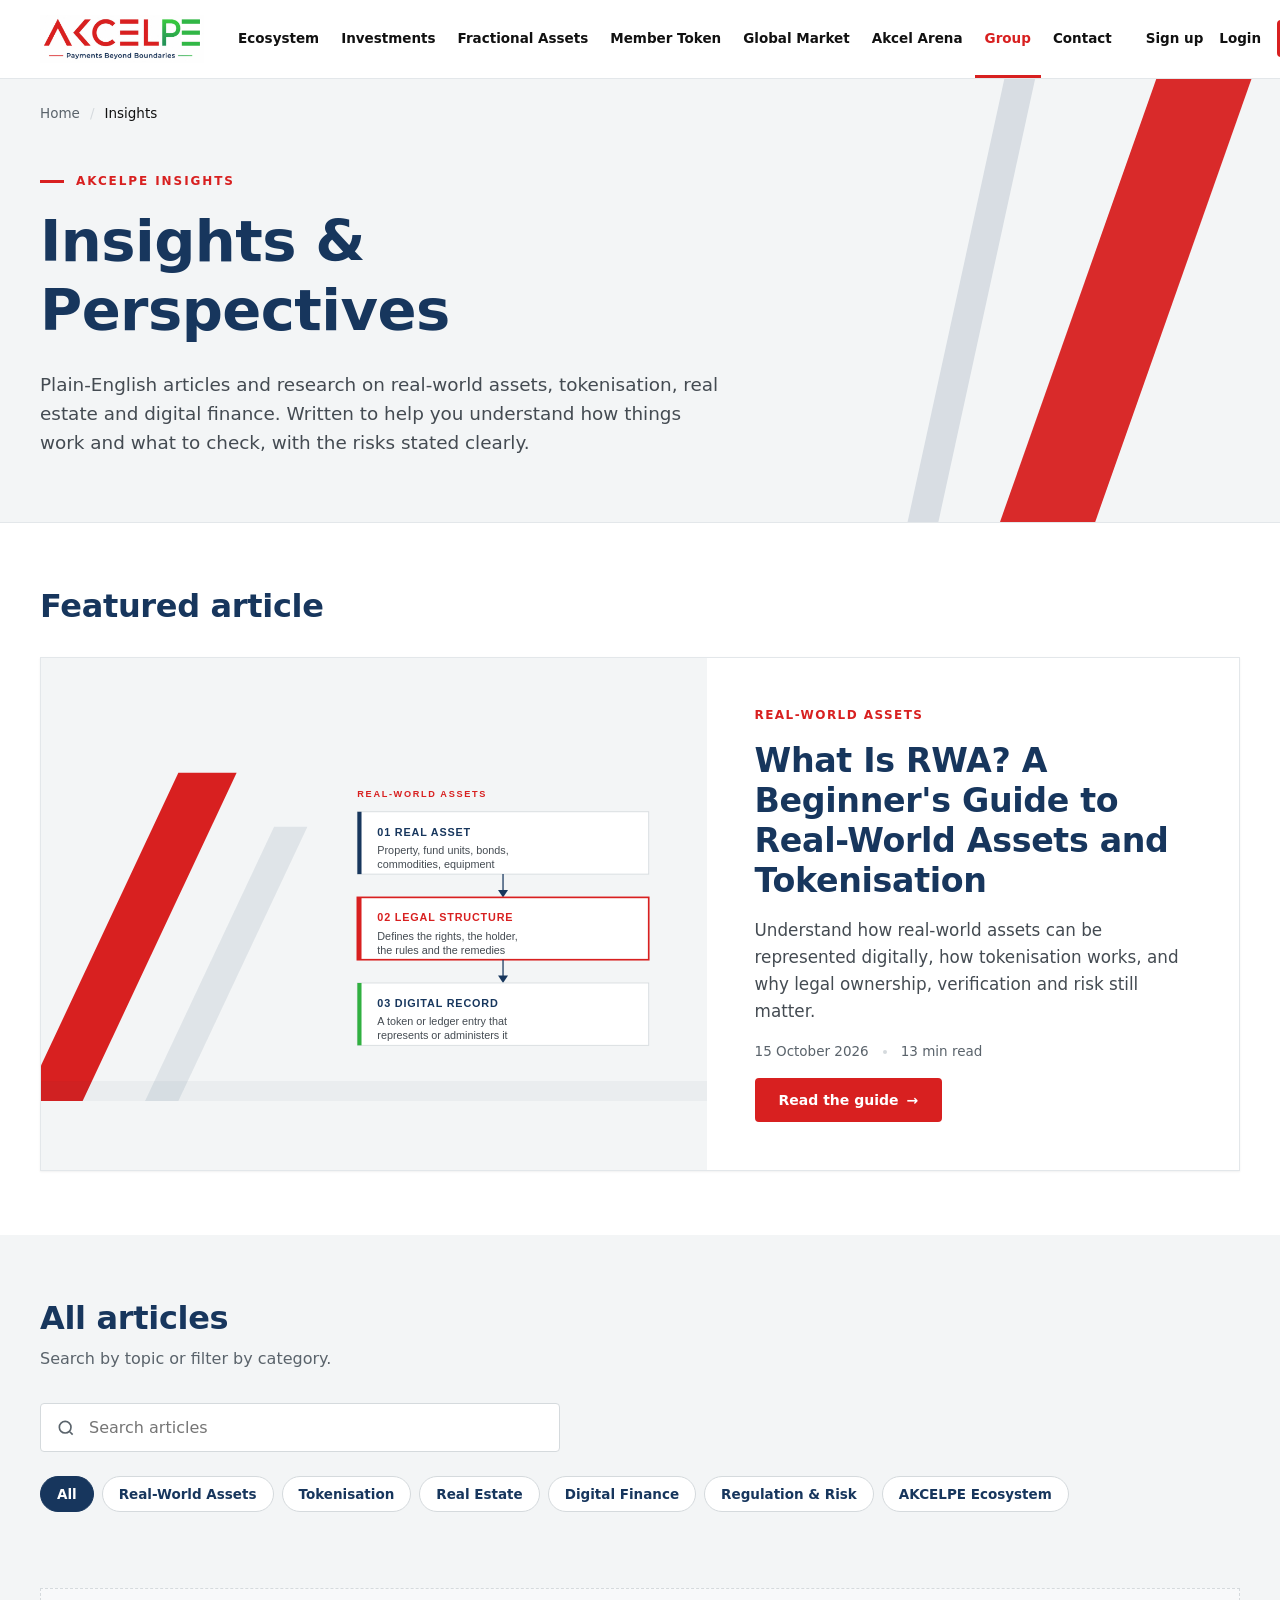
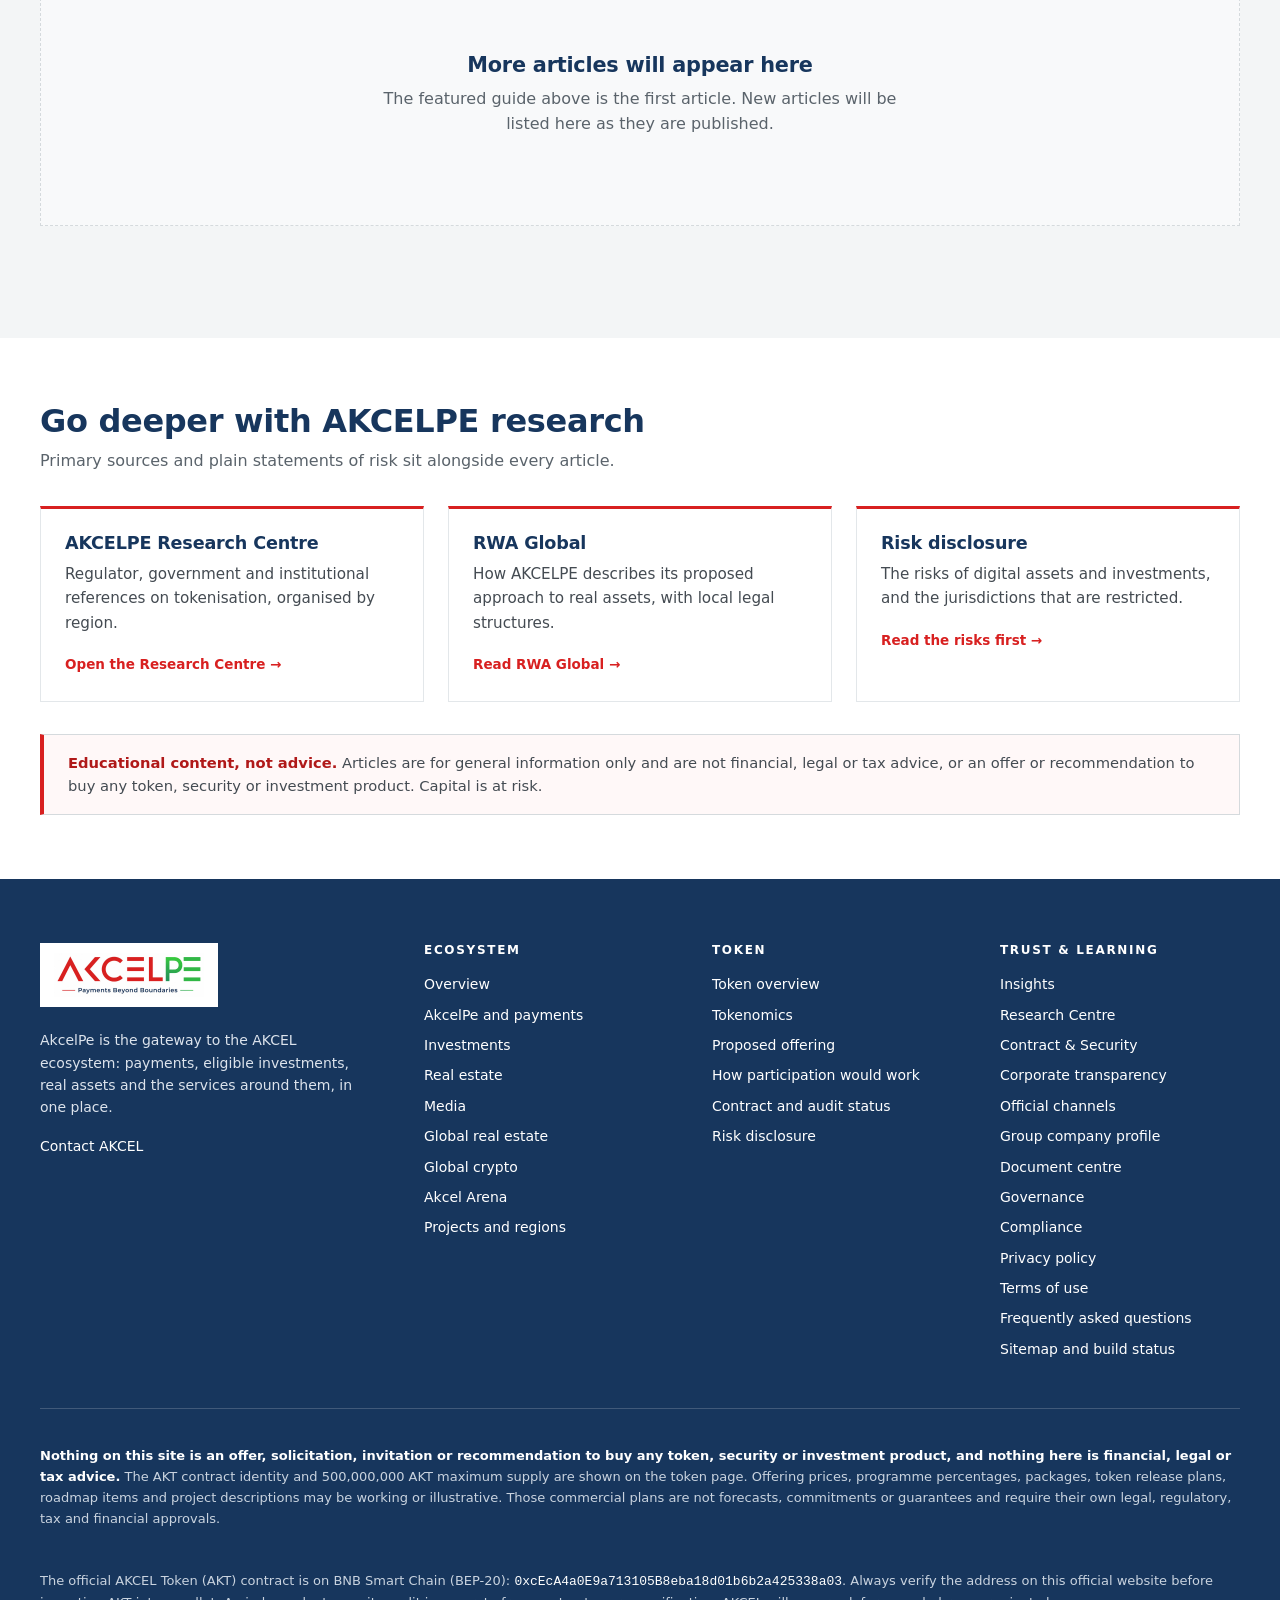
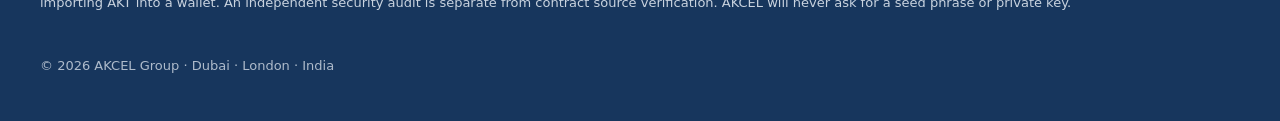
<file: insights/index.html>
<!doctype html>
<html lang="en-GB">
<head>
<meta charset="utf-8">
<meta name="viewport" content="width=device-width, initial-scale=1">
<title>Insights &amp; Perspectives | AKCELPE</title>
<meta name="description" content="Educational articles from AKCELPE on real-world assets, tokenisation, real estate, digital finance and investor risk.">
<meta name="robots" content="index, follow">
<link rel="canonical" href="https://akcelpe.com/insights/">
<meta property="og:type" content="website">
<meta property="og:site_name" content="AKCELPE">
<meta property="og:title" content="Insights &amp; Perspectives | AKCELPE">
<meta property="og:description" content="Educational articles from AKCELPE on real-world assets, tokenisation, real estate, digital finance and investor risk.">
<meta property="og:url" content="https://akcelpe.com/insights/">
<meta property="og:image" content="https://akcelpe.com/assets/img/insights/what-is-rwa-og.png">
<meta property="og:image:width" content="1200">
<meta property="og:image:height" content="630">
<meta property="og:locale" content="en_GB">
<meta name="twitter:card" content="summary_large_image">
<meta name="twitter:title" content="Insights &amp; Perspectives | AKCELPE">
<meta name="twitter:description" content="Educational articles from AKCELPE on real-world assets, tokenisation, real estate, digital finance and investor risk.">
<meta name="twitter:image" content="https://akcelpe.com/assets/img/insights/what-is-rwa-og.png">
<meta name="theme-color" content="#17365D">
<link rel="icon" href="/favicon.ico">
<link rel="stylesheet" href="../assets/css/insights.css">
<script type="application/ld+json">{"@context":"https://schema.org","@graph":[{"@type":"CollectionPage","@id":"https://akcelpe.com/insights/","url":"https://akcelpe.com/insights/","name":"Insights & Perspectives","description":"Educational articles from AKCELPE on real-world assets, tokenisation, real estate, digital finance and investor risk.","inLanguage":"en-GB","isPartOf":{"@type":"WebSite","name":"AKCELPE","url":"https://akcelpe.com/"},"mainEntity":{"@type":"ItemList","itemListElement":[{"@type":"ListItem","position":1,"url":"https://akcelpe.com/blog/what-is-rwa/","name":"What Is RWA? A Beginner's Guide to Real-World Assets and Tokenisation"}]}},{"@type":"BreadcrumbList","itemListElement":[{"@type":"ListItem","position":1,"name":"Home","item":"https://akcelpe.com/"},{"@type":"ListItem","position":2,"name":"Insights","item":"https://akcelpe.com/insights/"}]}]}</script>
</head>
<body>
<a class="skip-link" href="#main">Skip to content</a>
<header class="site-header">
  <div class="container site-header__bar">
    <a class="brand" href="/index.html" aria-label="AkcelPe — Payments Beyond Boundaries, home">
      <img src="../assets/img/akcelpe-logo-brand-trim.png" width="1200" height="351" alt="AkcelPe — Payments Beyond Boundaries">
    </a>
    <button class="nav-toggle" type="button" aria-expanded="false" aria-controls="site-nav">Menu</button>
    <nav class="nav" id="site-nav" aria-label="Primary">
      <ul class="nav__list">
        <li class="nav__item"><a class="nav__link" href="/ecosystem.html">Ecosystem</a>
          <ul class="nav__sub">
            <li><a href="/ecosystem.html">Ecosystem overview</a></li>
            <li><a href="/ecosystem.html#payments">AkcelPe &amp; payments</a></li>
            <li><a href="/ecosystem.html#investments">Investments</a></li>
            <li><a href="/ecosystem.html#real-estate">Real estate</a></li>
            <li><a href="/ecosystem.html#sports">Sports</a></li>
            <li><a href="/ecosystem.html#hospitality">Hospitality</a></li>
            <li><a href="/ecosystem.html#entertainment">Entertainment</a></li>
            <li><a href="/ecosystem.html#media">Media</a></li>
            <li><a href="/ecosystem.html#education">Education</a></li>
            <li><a href="/ecosystem.html#technology">Technology</a></li>
          </ul></li>
        <li class="nav__item"><a class="nav__link" href="/investors.html">Investments</a>
          <ul class="nav__sub">
            <li><a href="/investors.html#product-range">Product Range</a></li>
            <li><a href="/investors.html#plans">Token Release Plan</a></li>
            <li><a href="/investors.html#staking">Staking Packages</a></li>
            <li><a href="/investors.html#pioneer-program">Pioneer Program</a></li>
            <li><a href="/investors.html#relations">Investor Relations</a></li>
            <li><a href="/risk.html">Risk disclosure</a></li>
          </ul></li>
        <li class="nav__item"><a class="nav__link" href="/fractional-assets.html">Fractional Assets</a>
          <ul class="nav__sub">
            <li><a href="/rwa-global.html">RWA Global</a></li>
            <li><a href="/rwb-global.html">RWB Global</a></li>
            <li><a href="/rwa-uk.html">UK R.W.A.</a></li>
            <li><a href="/rwa-uae.html">UAE R.W.A.</a></li>
            <li><a href="/rwa-india.html">India R.W.A.</a></li>
          </ul></li>
        <li class="nav__item"><a class="nav__link" href="/token.html">Member Token</a>
          <ul class="nav__sub">
            <li><a href="/token.html">Token overview</a></li>
            <li><a href="/token.html#utility">Token utility</a></li>
            <li><a href="/token.html#tokenomics">Tokenomics</a></li>
            <li><a href="/token.html#contract">Contract &amp; audit</a></li>
            <li><a href="/ico.html">Proposed offering</a></li>
            <li><a href="/ico.html#participate">How to participate</a></li>
            <li><a href="/ico.html#kyc">Identity &amp; KYC</a></li>
            <li><a href="/ico.html#faq">Token FAQ</a></li>
            <li><a href="/risk.html">Risk disclosure</a></li>
            <li><a href="/risk.html#jurisdictions">Restricted jurisdictions</a></li>
          </ul></li>
        <li class="nav__item"><a class="nav__link" href="/global-real-estate.html">Global Market</a>
          <ul class="nav__sub">
            <li><a href="/global-real-estate.html">Real Estate</a></li>
            <li><a href="/global-crypto.html">Crypto</a></li>
          </ul></li>
        <li class="nav__item"><a class="nav__link" href="/akcel-arena.html">Akcel Arena</a>
          <ul class="nav__sub">
            <li><a href="/akcel-arena.html">Akcel Arena concept</a></li>
            <li><a href="/projects.html">Project register</a></li>
            <li><a href="/projects.html#regions">Global presence</a></li>
            <li><a href="/projects.html#roadmap">Roadmap</a></li>
          </ul></li>
        <li class="nav__item"><a class="nav__link" href="/group.html" aria-current="page">Group</a>
          <ul class="nav__sub">
            <li><a href="/group.html">Company profile</a></li>
            <li><a href="/company.html#about">About AKCEL</a></li>
            <li><a href="/company.html#vision">Vision &amp; mission</a></li>
            <li><a href="/company.html#audiences">Who this is for</a></li>
            <li><a href="/company.html#corporate-transparency">Corporate Transparency</a></li>
            <li><a href="/research-centre.html">AKCELPE Research Centre</a></li>
            <li><a href="/insights/" aria-current="page">Insights</a></li>
            <li><a href="/group.html#partners">Partners</a></li>
            <li><a href="/company.html#careers">Careers</a></li>
            <li><a href="/gallery.html">Photo gallery</a></li>
            <li><a href="/videos.html">Video gallery</a></li>
            <li><a href="/documents.html">Trust centre</a></li>
            <li><a href="/documents.html#governance">Governance</a></li>
            <li><a href="/documents.html#compliance">Compliance</a></li>
          </ul></li>
        <li class="nav__item"><a class="nav__link" href="/contact.html">Contact</a>
          <ul class="nav__sub">
            <li><a href="/contact.html">Contact us</a></li>
            <li><a href="/contact.html#support">Service status</a></li>
            <li><a href="/portal.html">Member portal</a></li>
            <li><a href="/documents.html">Document centre</a></li>
            <li><a href="/legal.html">Legal &amp; policies</a></li>
            <li><a href="/news.html">News</a></li>
            <li><a href="/sitemap.html">Sitemap &amp; build status</a></li>
          </ul></li>
      </ul>
      <div class="nav__mobile-actions">
        <a class="btn btn--ghost btn--sm" href="/portal/login.html">Login</a>
        <a class="btn btn--sm" href="/portal.html">Get started</a>
      </div>
    </nav>
    <div class="header-actions">
      <a class="link" href="/portal/signup.html">Sign up</a>
      <a class="link" href="/portal/login.html">Login</a>
      <a class="btn btn--sm" href="/portal.html">Get started</a>
    </div>
  </div>
</header>

<main id="main">
  <section class="page-hero" aria-labelledby="page-title">
    <div class="container">
      <nav class="breadcrumb" aria-label="Breadcrumb">
        <ol><li><a href="/index.html">Home</a></li><li><span aria-current="page">Insights</span></li></ol>
      </nav>
      <p class="eyebrow" style="margin-top:48px">AKCELPE Insights</p>
      <h1 id="page-title" style="margin-top:0">Insights &amp; Perspectives</h1>
      <p class="page-hero__lede">Plain-English articles and research on real-world assets, tokenisation, real estate and digital finance. Written to help you understand how things work and what to check, with the risks stated clearly.</p>
    </div>
  </section>

  <section class="section" id="featured-section" aria-labelledby="featured-title">
    <div class="container">
      <div class="section__head"><div>
        <h2 class="section__title" id="featured-title">Featured article</h2>
      </div></div>
      <article class="featured">
        <a class="featured__media" href="/blog/what-is-rwa/" tabindex="-1" aria-hidden="true">
          <img src="../assets/img/insights/what-is-rwa-cover.svg" width="1600" height="900" alt="" fetchpriority="high">
        </a>
        <div class="featured__body">
          <span class="tag">Real-World Assets</span>
          <h3 class="featured__title"><a href="/blog/what-is-rwa/">What Is RWA? A Beginner&#x27;s Guide to Real-World Assets and Tokenisation</a></h3>
          <p class="featured__summary">Understand how real-world assets can be represented digitally, how tokenisation works, and why legal ownership, verification and risk still matter.</p>
          <p class="meta"><span>15 October 2026</span><span>13 min read</span></p>
          <div><a class="btn" href="/blog/what-is-rwa/">Read the guide <span aria-hidden="true">&rarr;</span></a></div>
        </div>
      </article>
    </div>
  </section>

  <section class="section section--tint" id="library" aria-labelledby="library-title">
    <div class="container">
      <div class="section__head"><div>
        <h2 class="section__title" id="library-title">All articles</h2>
        <p class="section__sub">Search by topic or filter by category.</p>
      </div></div>

      <div class="toolbar">
        <form class="search" id="search-form" role="search" action="/insights/" method="get">
          <label class="sr-only" for="q">Search articles</label>
          <svg viewBox="0 0 24 24" aria-hidden="true"><circle cx="11" cy="11" r="7"/><path d="M20 20l-3.5-3.5"/></svg>
          <input id="q" name="q" type="search" placeholder="Search articles" autocomplete="off" enterkeyhint="search">
        </form>
        <div class="filters" role="group" aria-label="Filter by category">
          <button type="button" class="chip" data-cat="" aria-pressed="true">All</button>
          <button type="button" class="chip" data-cat="real-world-assets" aria-pressed="false">Real-World Assets</button>
          <button type="button" class="chip" data-cat="tokenisation" aria-pressed="false">Tokenisation</button>
          <button type="button" class="chip" data-cat="real-estate" aria-pressed="false">Real Estate</button>
          <button type="button" class="chip" data-cat="digital-finance" aria-pressed="false">Digital Finance</button>
          <button type="button" class="chip" data-cat="regulation-risk" aria-pressed="false">Regulation &amp; Risk</button>
          <button type="button" class="chip" data-cat="akcelpe-ecosystem" aria-pressed="false">AKCELPE Ecosystem</button>
        </div>
        <p class="results-status" id="results-status" role="status" aria-live="polite"></p>
      </div>

      <ul class="grid" id="grid">
        <li><article class="card">
          <div class="card__media"><img src="../assets/img/insights/what-is-rwa-cover.svg" alt="Diagram of three layers: a real asset, the legal structure around it, and the digital record that represents it." width="1600" height="900" loading="lazy"></div>
          <div class="card__body">
            <span class="tag">Real-World Assets</span>
            <h3 class="card__title"><a href="/blog/what-is-rwa/">What Is RWA? A Beginner&#x27;s Guide to Real-World Assets and Tokenisation</a></h3>
            <p class="card__summary">A plain-English introduction to real-world assets (RWA): what tokenisation does, what it does not do, and what to verify before evaluating any RWA product.</p>
            <p class="meta"><span>15 October 2026</span><span>13 min read</span></p>
          </div>
        </article></li>
      </ul>
      <div id="state" hidden></div>
      <nav class="pager" id="pager" aria-label="Pagination" hidden></nav>
    </div>
  </section>

  <section class="section" aria-labelledby="research-title">
    <div class="container">
      <div class="section__head"><div>
        <h2 class="section__title" id="research-title">Go deeper with AKCELPE research</h2>
        <p class="section__sub">Primary sources and plain statements of risk sit alongside every article.</p>
      </div></div>
      <div class="tiles">
        <a class="tile" href="/research-centre.html">
          <h3>AKCELPE Research Centre</h3>
          <p>Regulator, government and institutional references on tokenisation, organised by region.</p>
          <span class="more">Open the Research Centre &rarr;</span>
        </a>
        <a class="tile" href="/rwa-global.html">
          <h3>RWA Global</h3>
          <p>How AKCELPE describes its proposed approach to real assets, with local legal structures.</p>
          <span class="more">Read RWA Global &rarr;</span>
        </a>
        <a class="tile" href="/risk.html">
          <h3>Risk disclosure</h3>
          <p>The risks of digital assets and investments, and the jurisdictions that are restricted.</p>
          <span class="more">Read the risks first &rarr;</span>
        </a>
      </div>
      <div class="notice notice--risk" style="margin-top:32px" role="note">
        <strong>Educational content, not advice.</strong> Articles are for general information only and are not financial, legal or tax advice, or an offer or recommendation to buy any token, security or investment product. Capital is at risk.
      </div>
    </div>
  </section>
</main>
<footer class="site-footer">
  <div class="container">
    <div class="footer-grid">
      <div class="footer-brand">
        <span class="logo-plate"><img src="../assets/img/akcelpe-logo-brand-trim.png" width="1200" height="351" alt="AkcelPe" loading="lazy"></span>
        <p>AkcelPe is the gateway to the AKCEL ecosystem: payments, eligible investments, real assets and the services around them, in one place.</p>
        <a href="/contact.html">Contact AKCEL</a>
      </div>
      <div>
        <h2>Ecosystem</h2>
        <ul>
          <li><a href="/ecosystem.html">Overview</a></li>
          <li><a href="/ecosystem.html#payments">AkcelPe and payments</a></li>
          <li><a href="/ecosystem.html#investments">Investments</a></li>
          <li><a href="/ecosystem.html#real-estate">Real estate</a></li>
          <li><a href="/ecosystem.html#media">Media</a></li>
          <li><a href="/global-real-estate.html">Global real estate</a></li>
          <li><a href="/global-crypto.html">Global crypto</a></li>
          <li><a href="/akcel-arena.html">Akcel Arena</a></li>
          <li><a href="/projects.html">Projects and regions</a></li>
        </ul>
      </div>
      <div>
        <h2>Token</h2>
        <ul>
          <li><a href="/token.html">Token overview</a></li>
          <li><a href="/token.html#tokenomics">Tokenomics</a></li>
          <li><a href="/ico.html">Proposed offering</a></li>
          <li><a href="/ico.html#participate">How participation would work</a></li>
          <li><a href="/token.html#contract">Contract and audit status</a></li>
          <li><a href="/risk.html">Risk disclosure</a></li>
        </ul>
      </div>
      <div>
        <h2>Trust &amp; learning</h2>
        <ul>
          <li><a href="/insights/">Insights</a></li>
          <li><a href="/research-centre.html">Research Centre</a></li>
          <li><a href="/contracts.html">Contract &amp; Security</a></li>
          <li><a href="/company.html#corporate-transparency">Corporate transparency</a></li>
          <li><a href="/community.html">Official channels</a></li>
          <li><a href="/group.html">Group company profile</a></li>
          <li><a href="/documents.html">Document centre</a></li>
          <li><a href="/documents.html#governance">Governance</a></li>
          <li><a href="/documents.html#compliance">Compliance</a></li>
          <li><a href="/legal.html#privacy">Privacy policy</a></li>
          <li><a href="/legal.html#terms">Terms of use</a></li>
          <li><a href="/index.html#faq">Frequently asked questions</a></li>
          <li><a href="/sitemap.html">Sitemap and build status</a></li>
        </ul>
      </div>
    </div>
    <div class="footer-legal">
      <p><strong>Nothing on this site is an offer, solicitation, invitation or recommendation to buy any token, security or investment product, and nothing here is financial, legal or tax advice.</strong> The AKT contract identity and 500,000,000 AKT maximum supply are shown on the token page. Offering prices, programme percentages, packages, token release plans, roadmap items and project descriptions may be working or illustrative. Those commercial plans are not forecasts, commitments or guarantees and require their own legal, regulatory, tax and financial approvals.</p>
      <p>The official AKCEL Token (AKT) contract is on BNB Smart Chain (BEP-20): <a href="/token.html#contract"><code>0xcEcA4a0E9a713105B8eba18d01b6b2a425338a03</code></a>. Always verify the address on this official website before importing AKT into a wallet. An independent security audit is separate from contract source verification. AKCEL will never ask for a seed phrase or private key.</p>
      <p class="copyright">© 2026 AKCEL Group · Dubai · London · India</p>
    </div>
  </div>
</footer>
<script src="../assets/js/articles-data.js"></script>
<script src="../assets/js/insights.js" defer></script>
</body>
</html>
</file>
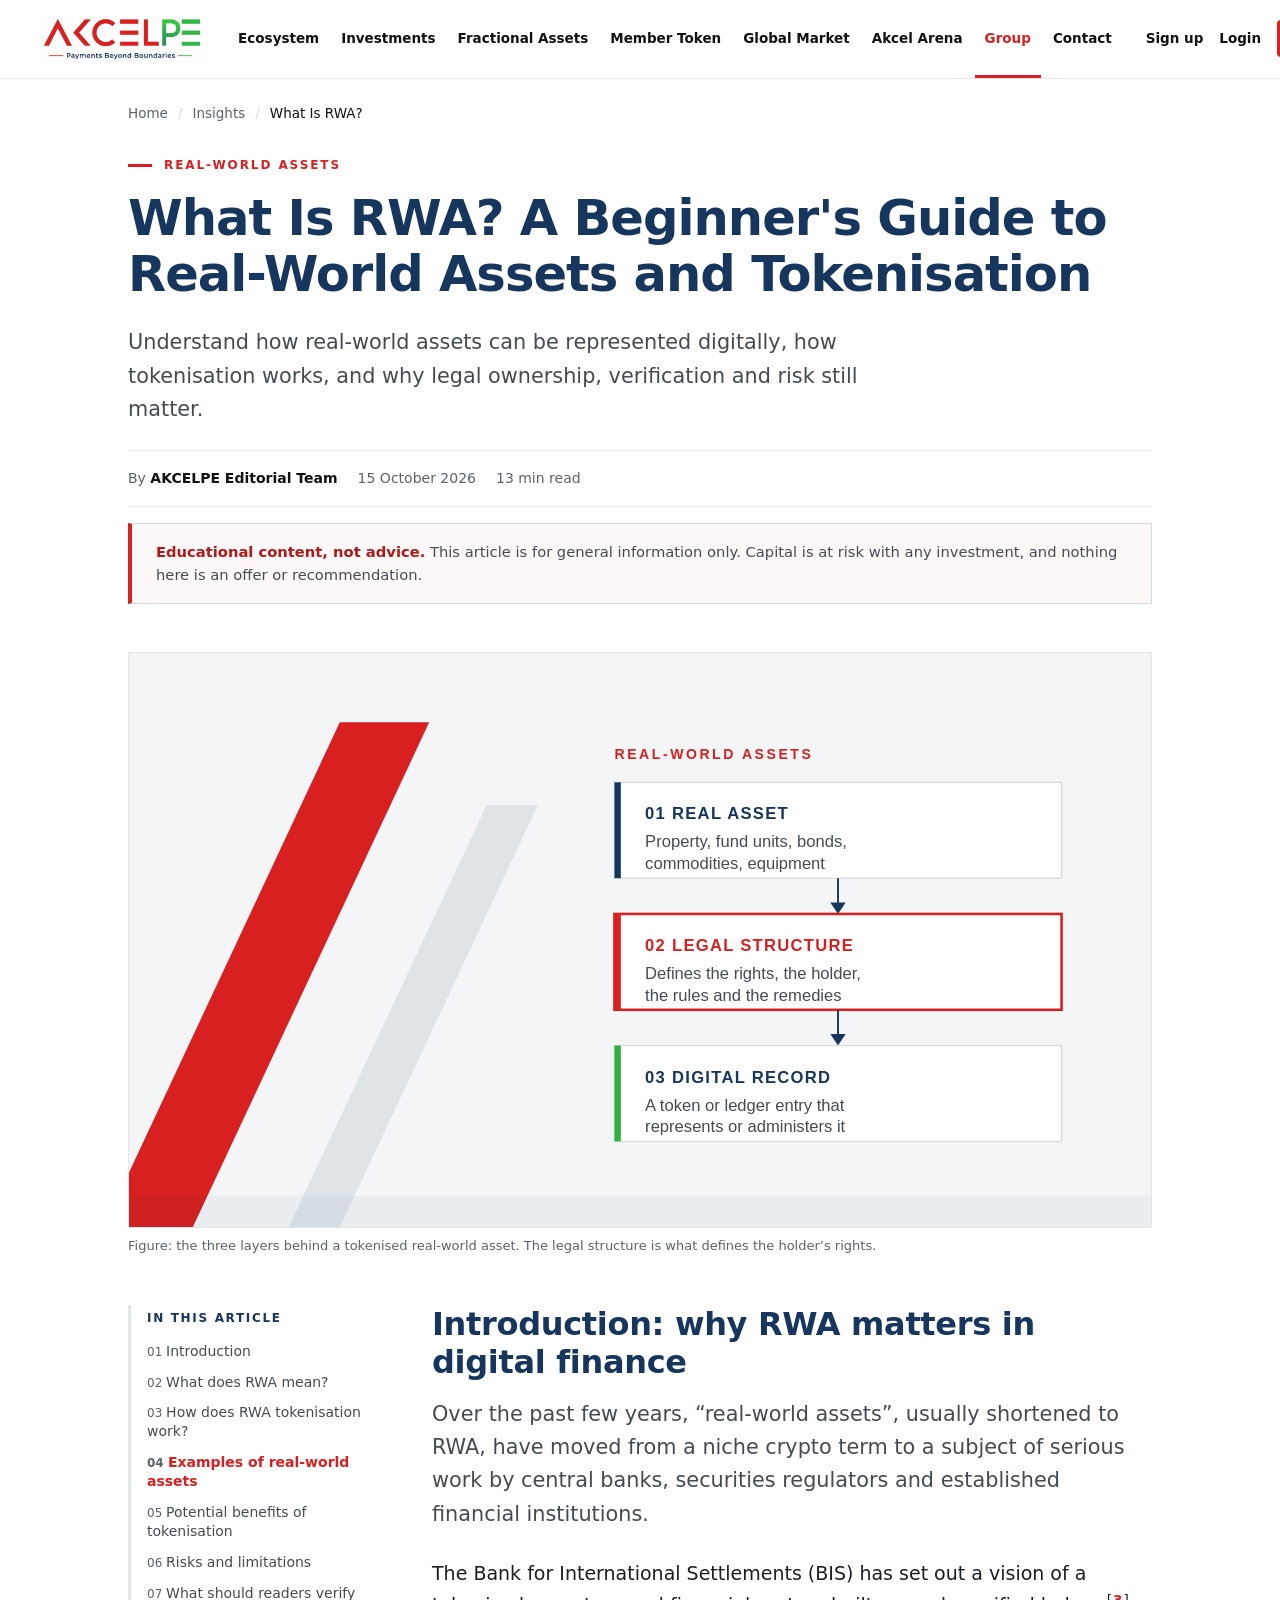
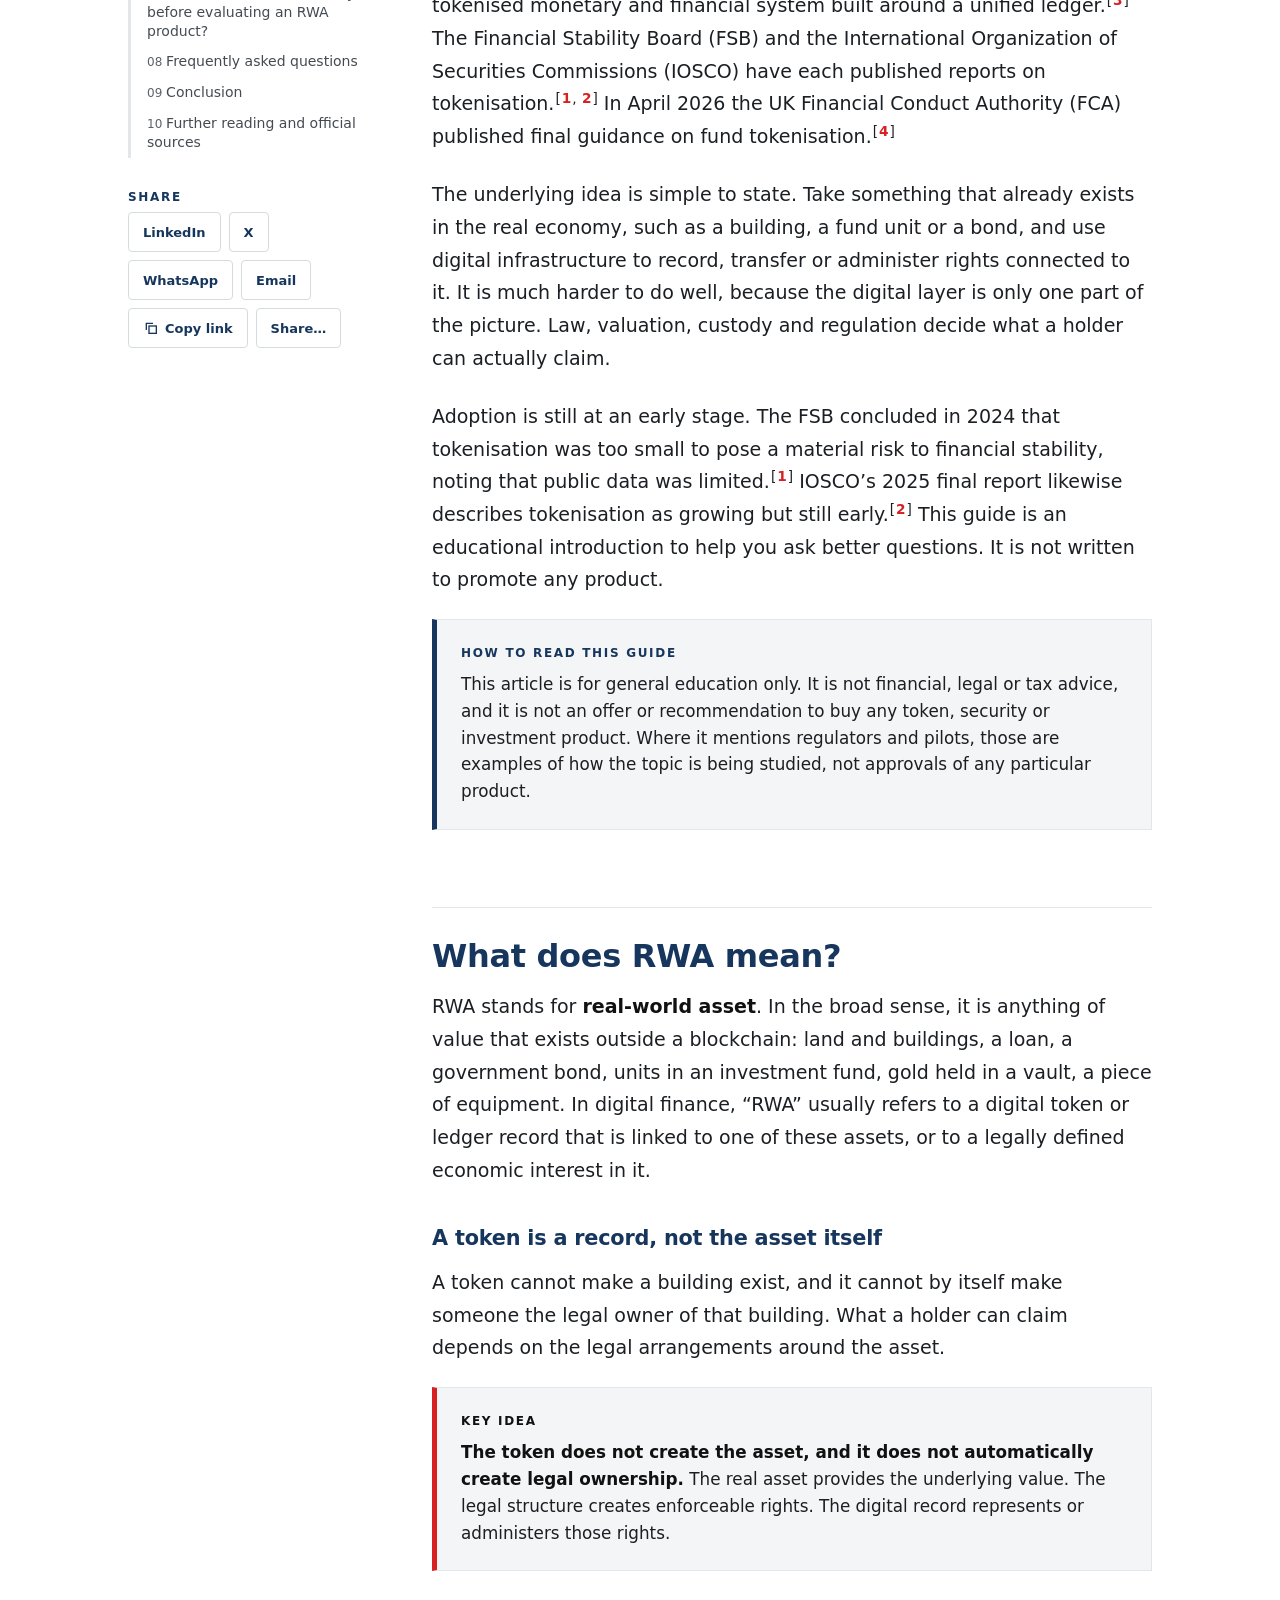
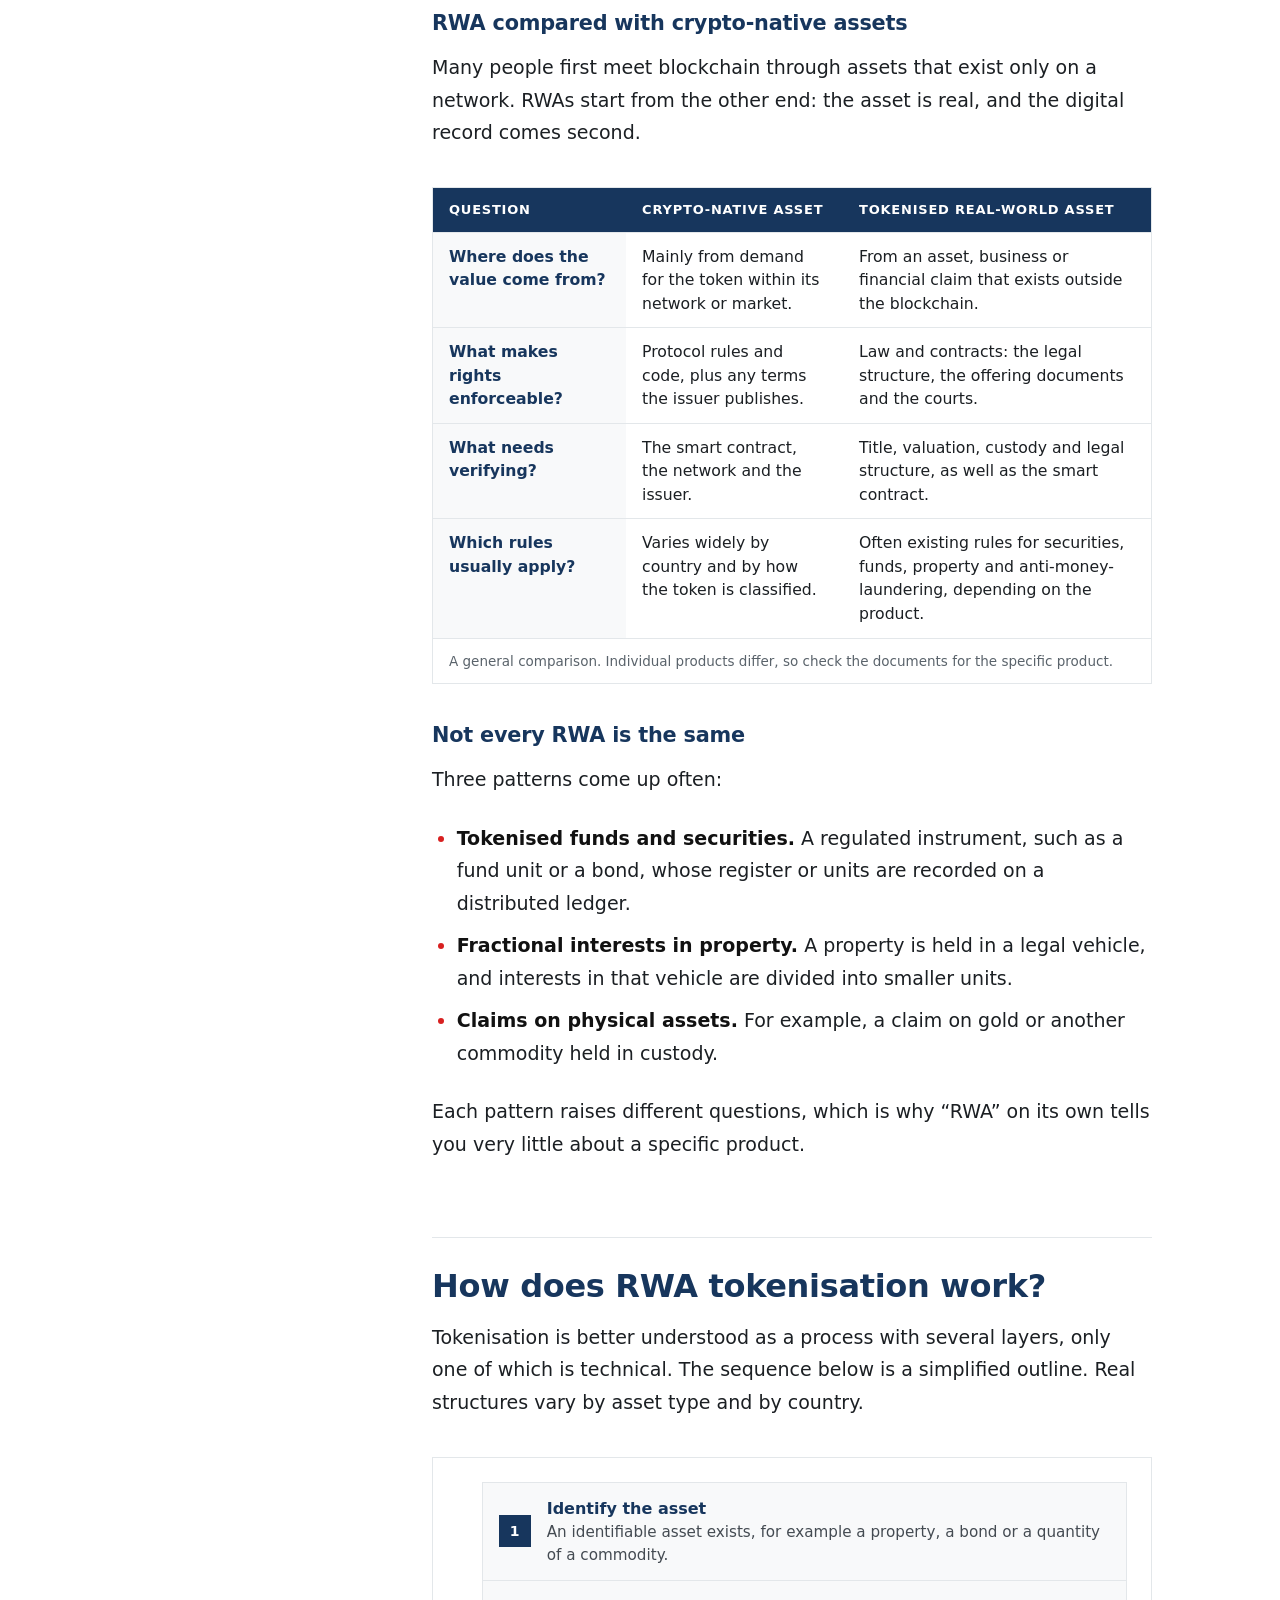
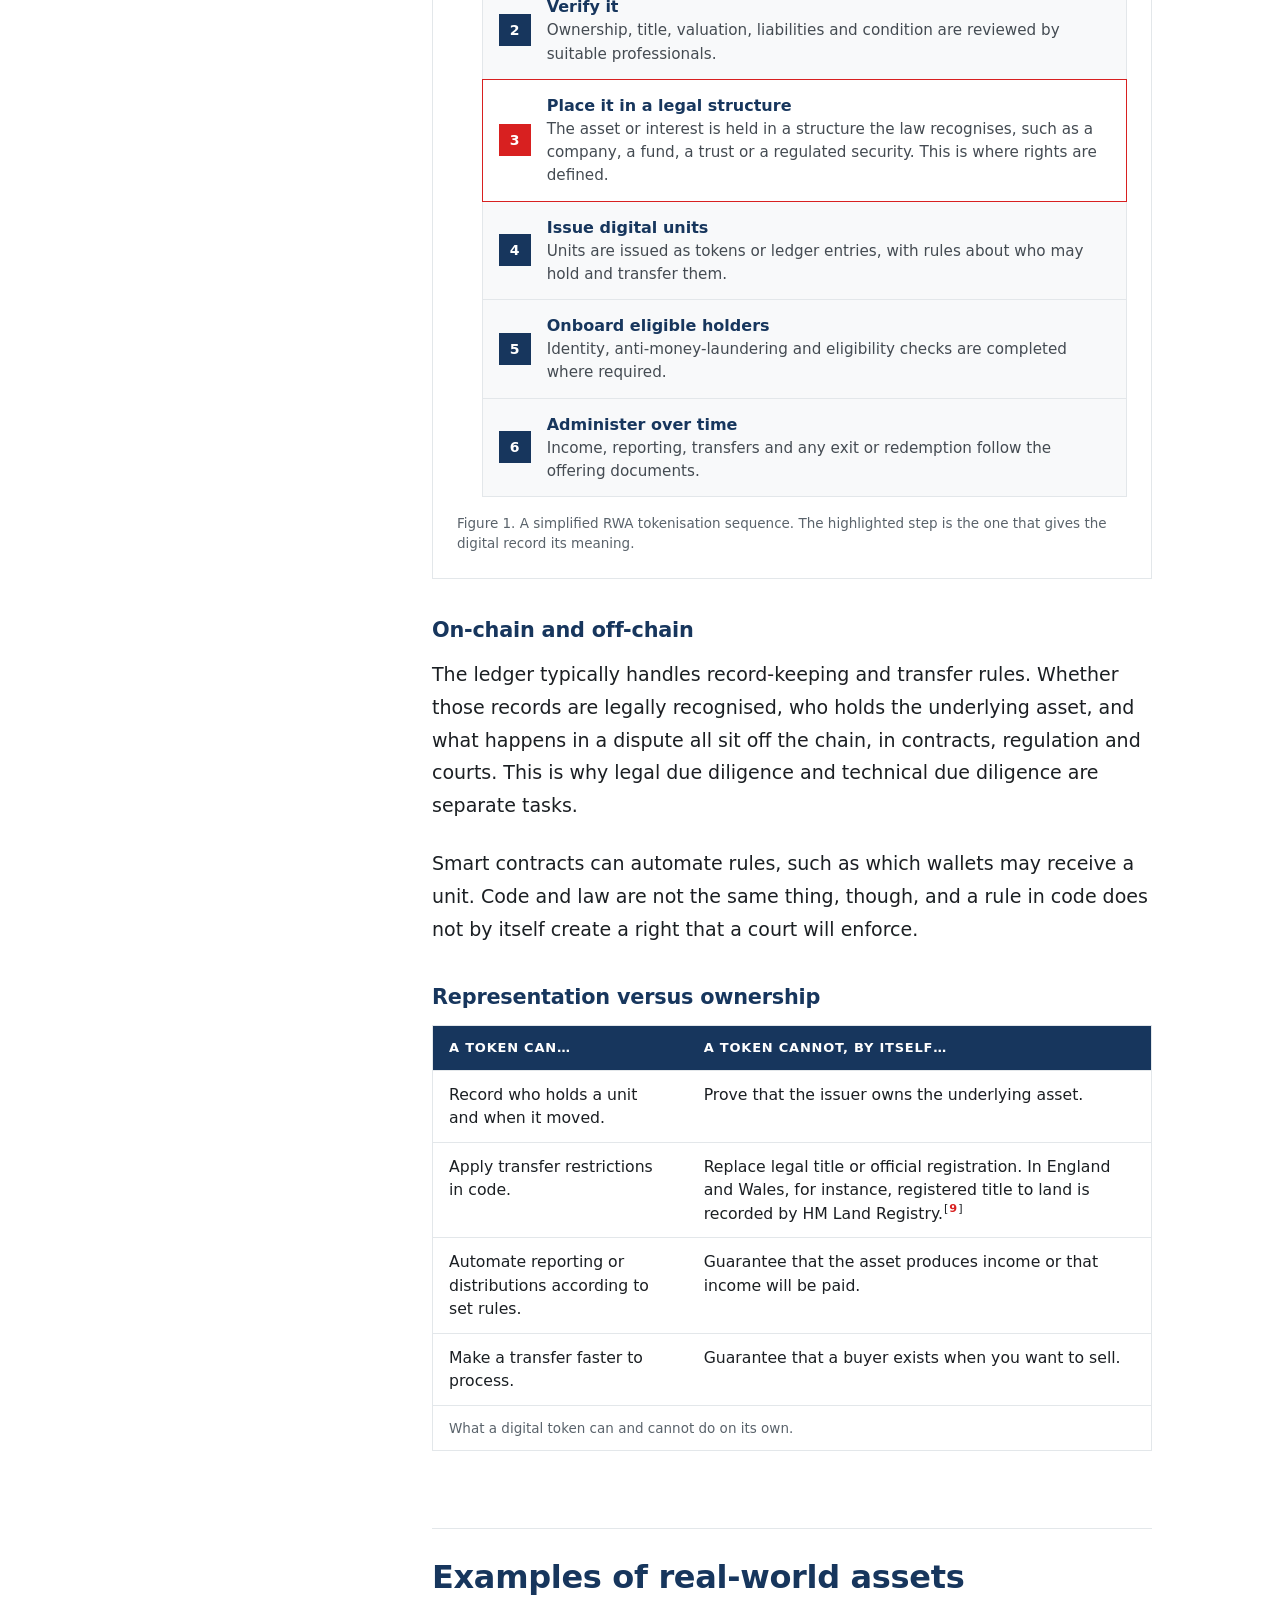
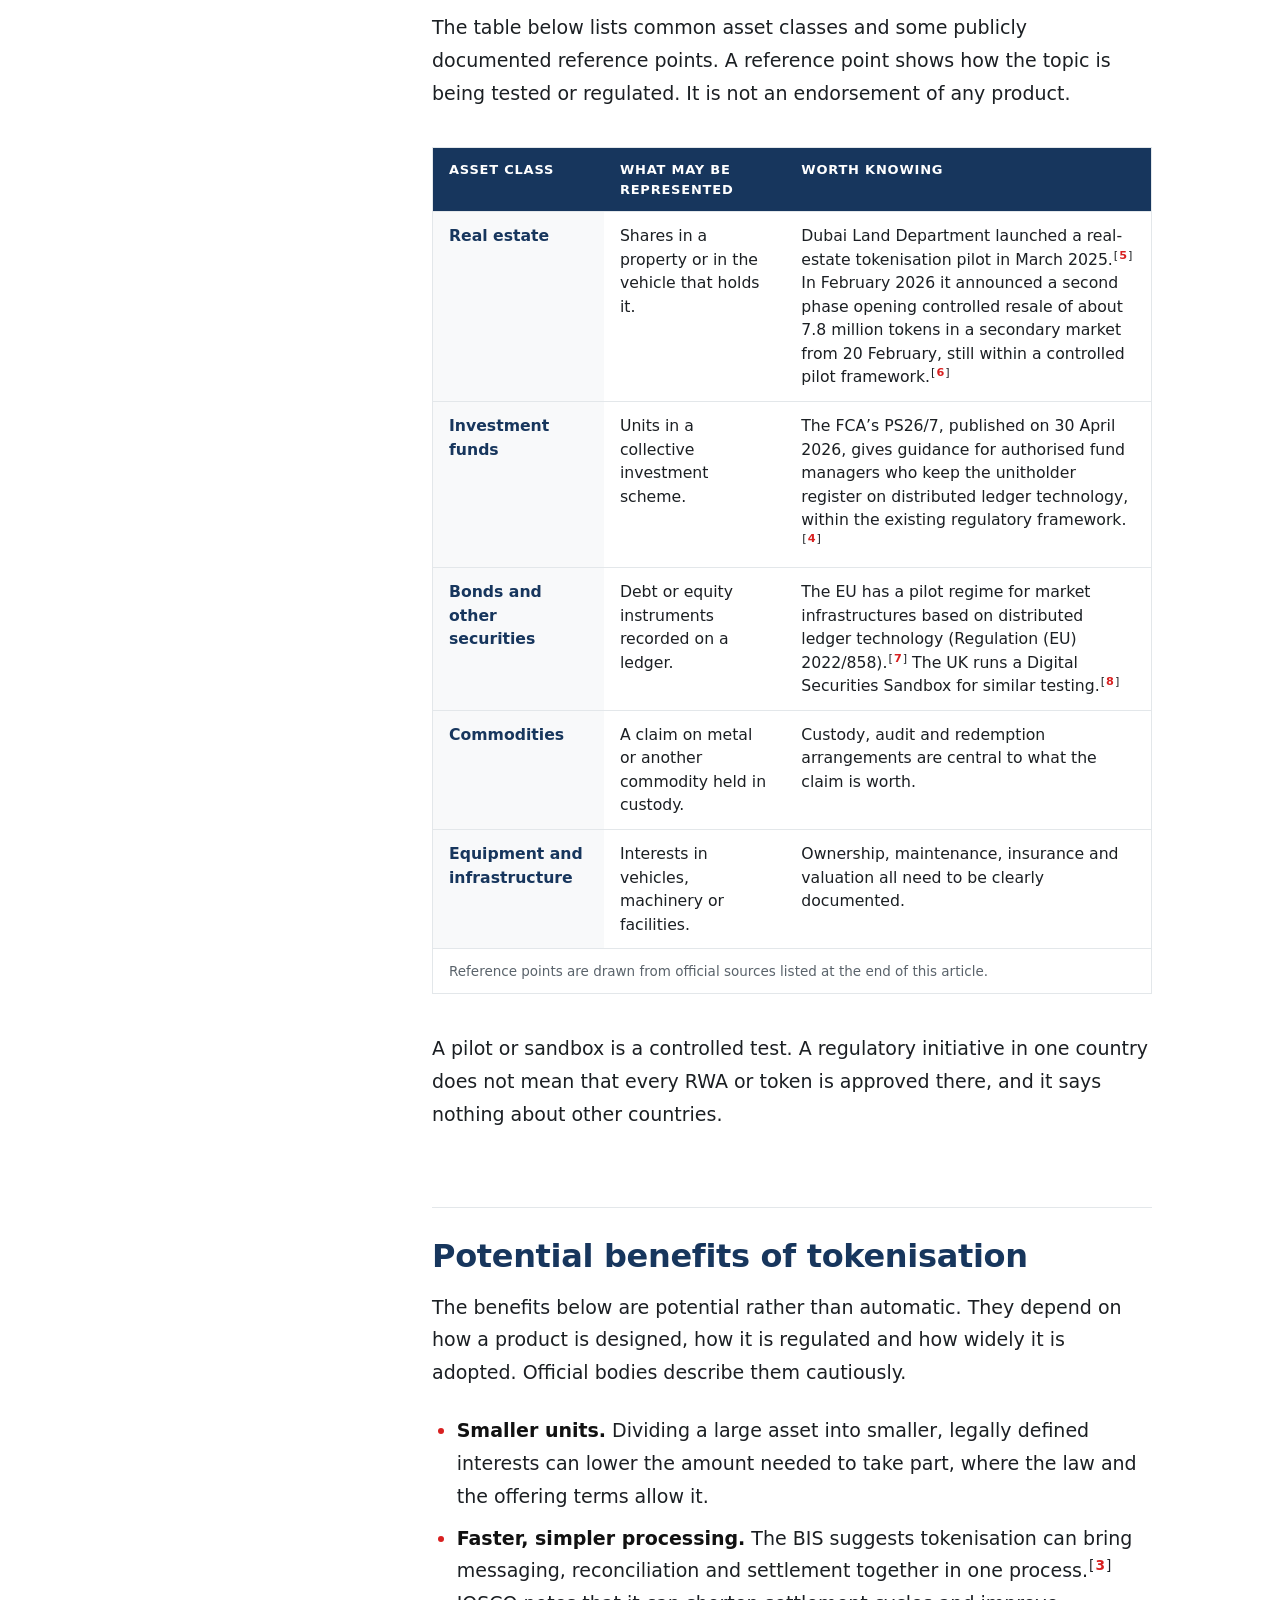
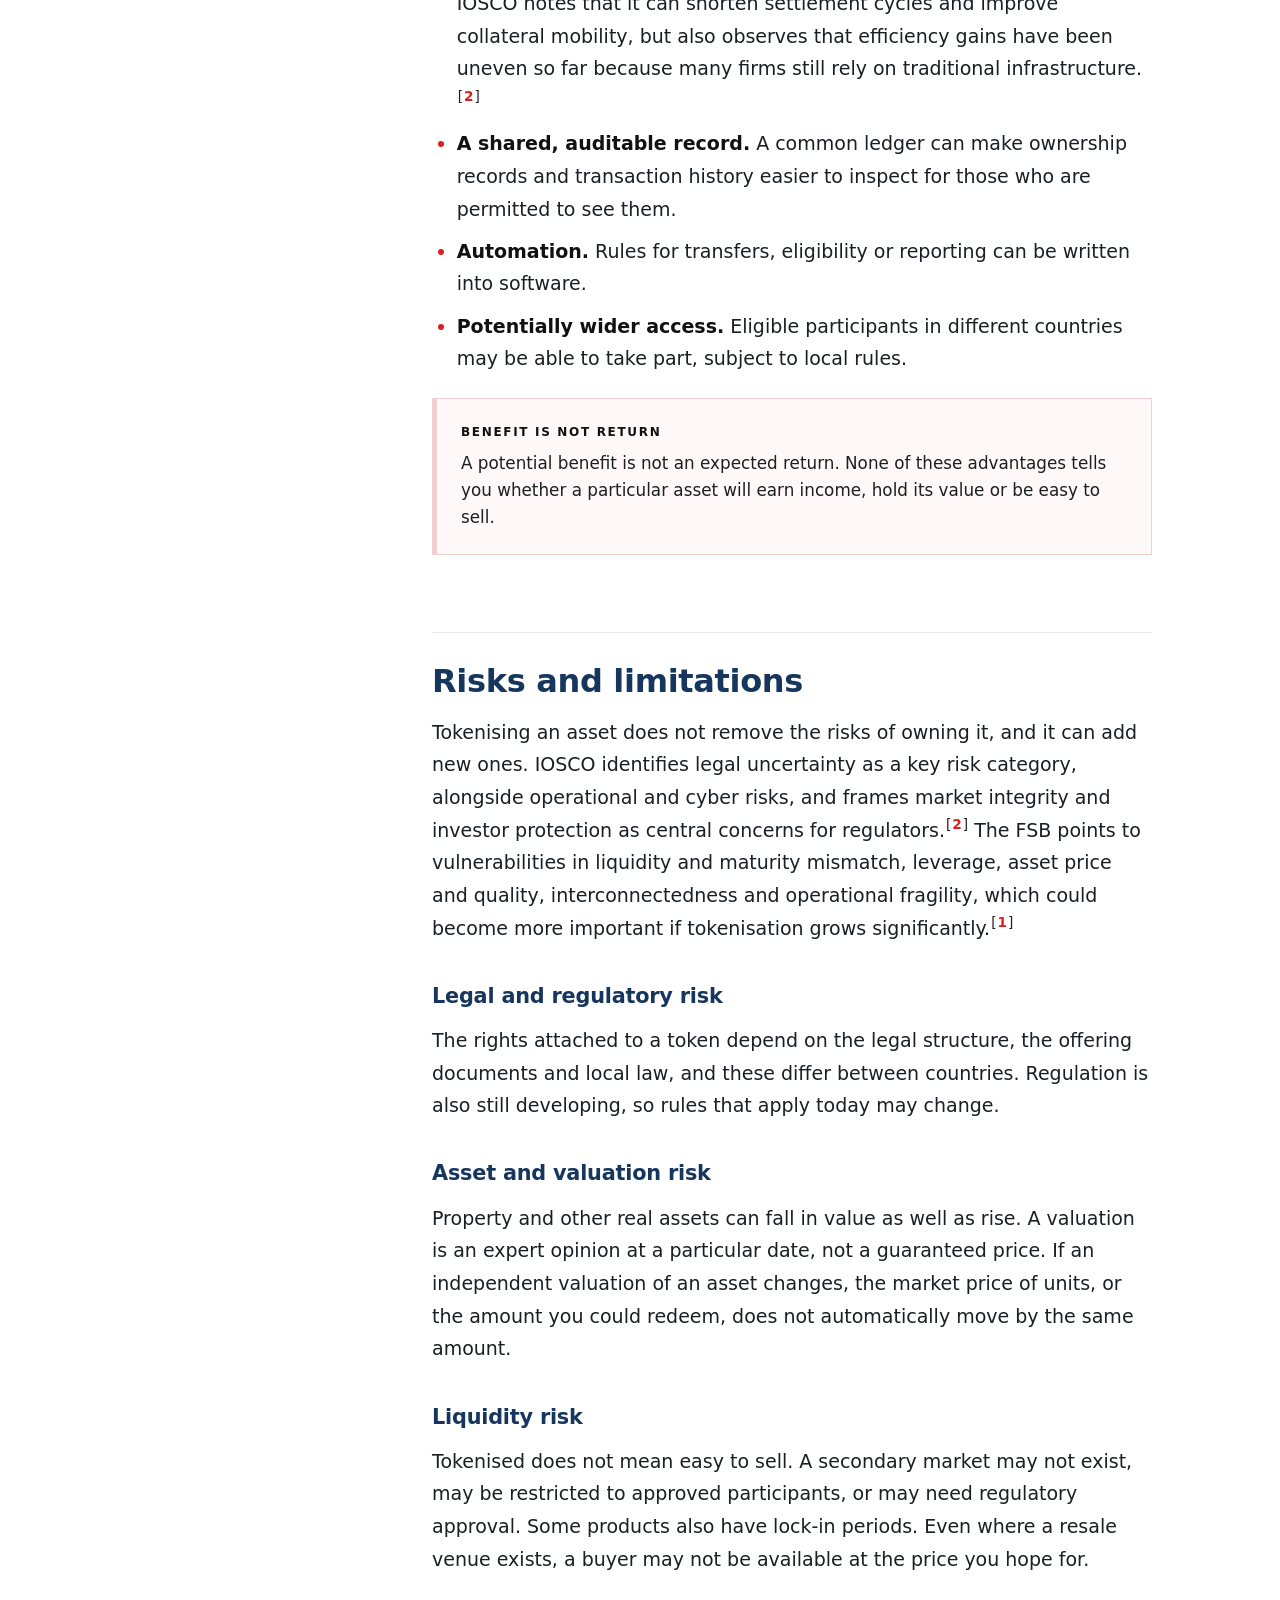
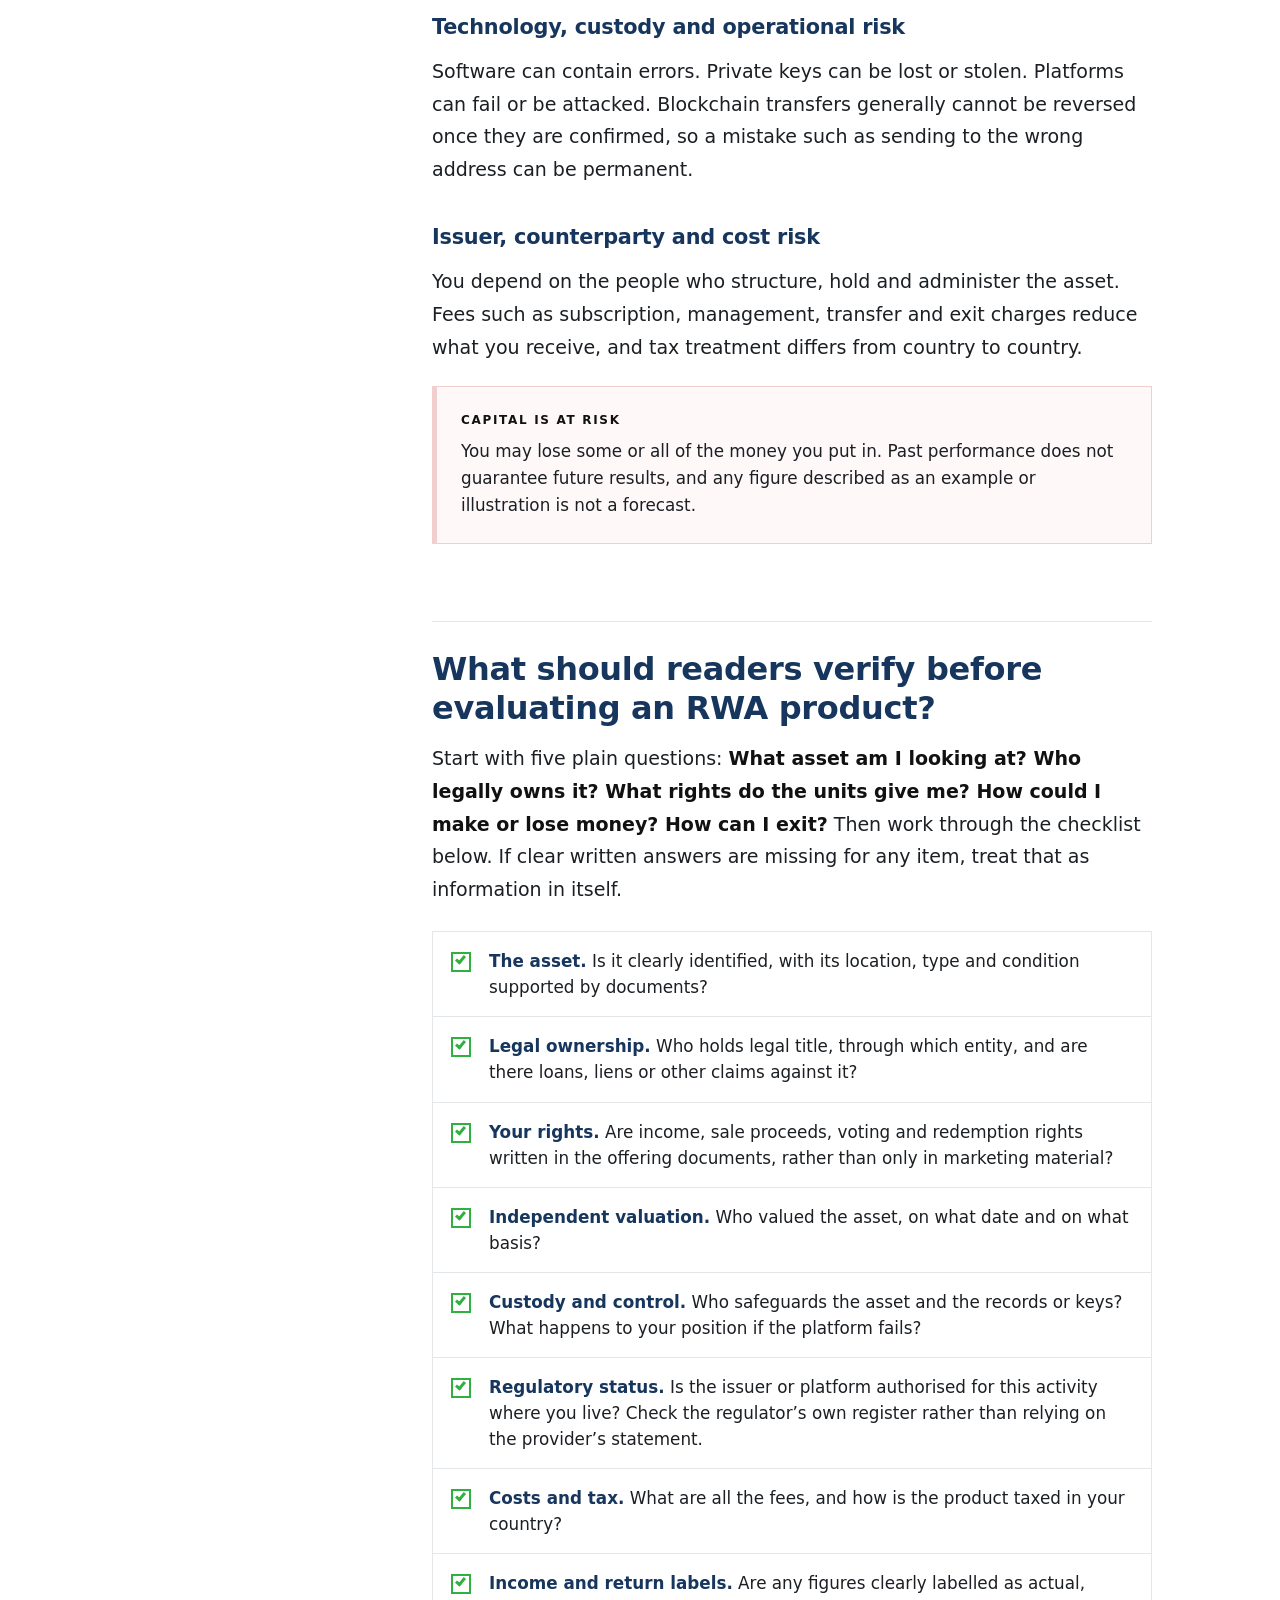
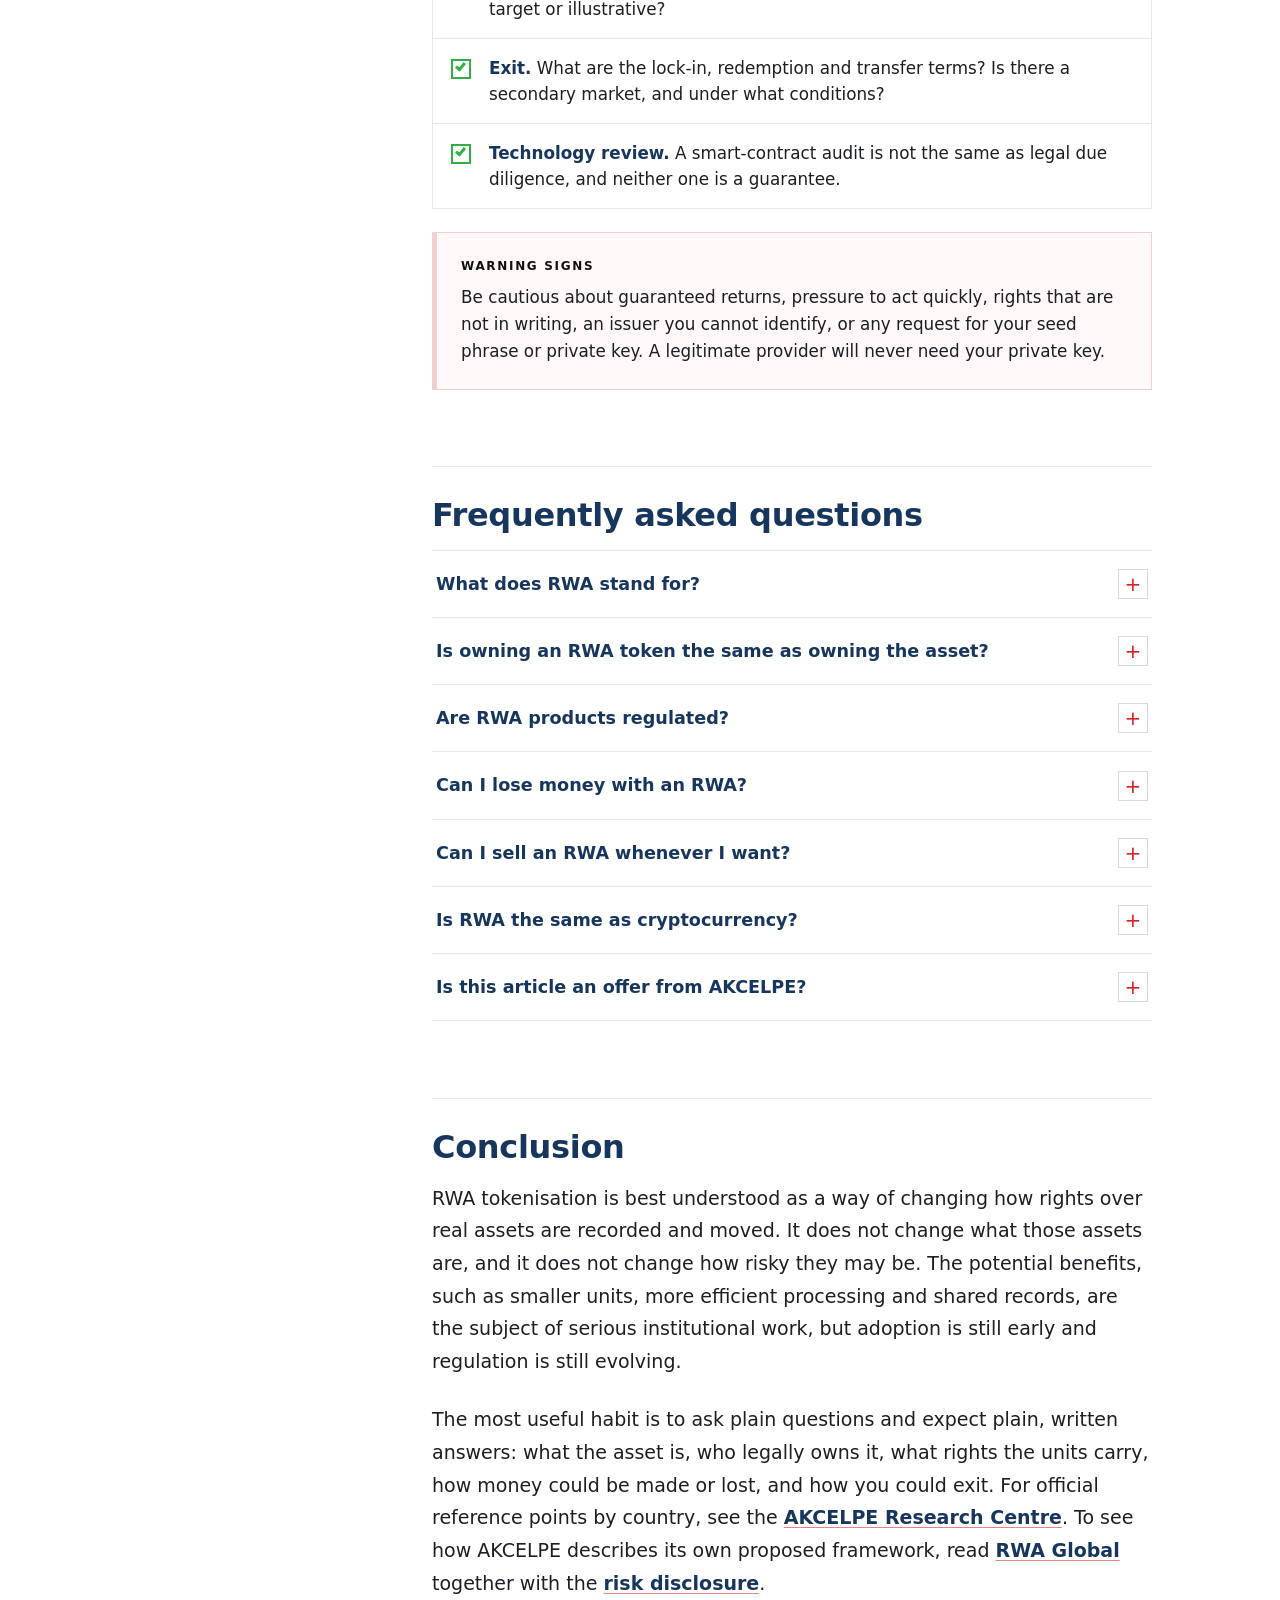
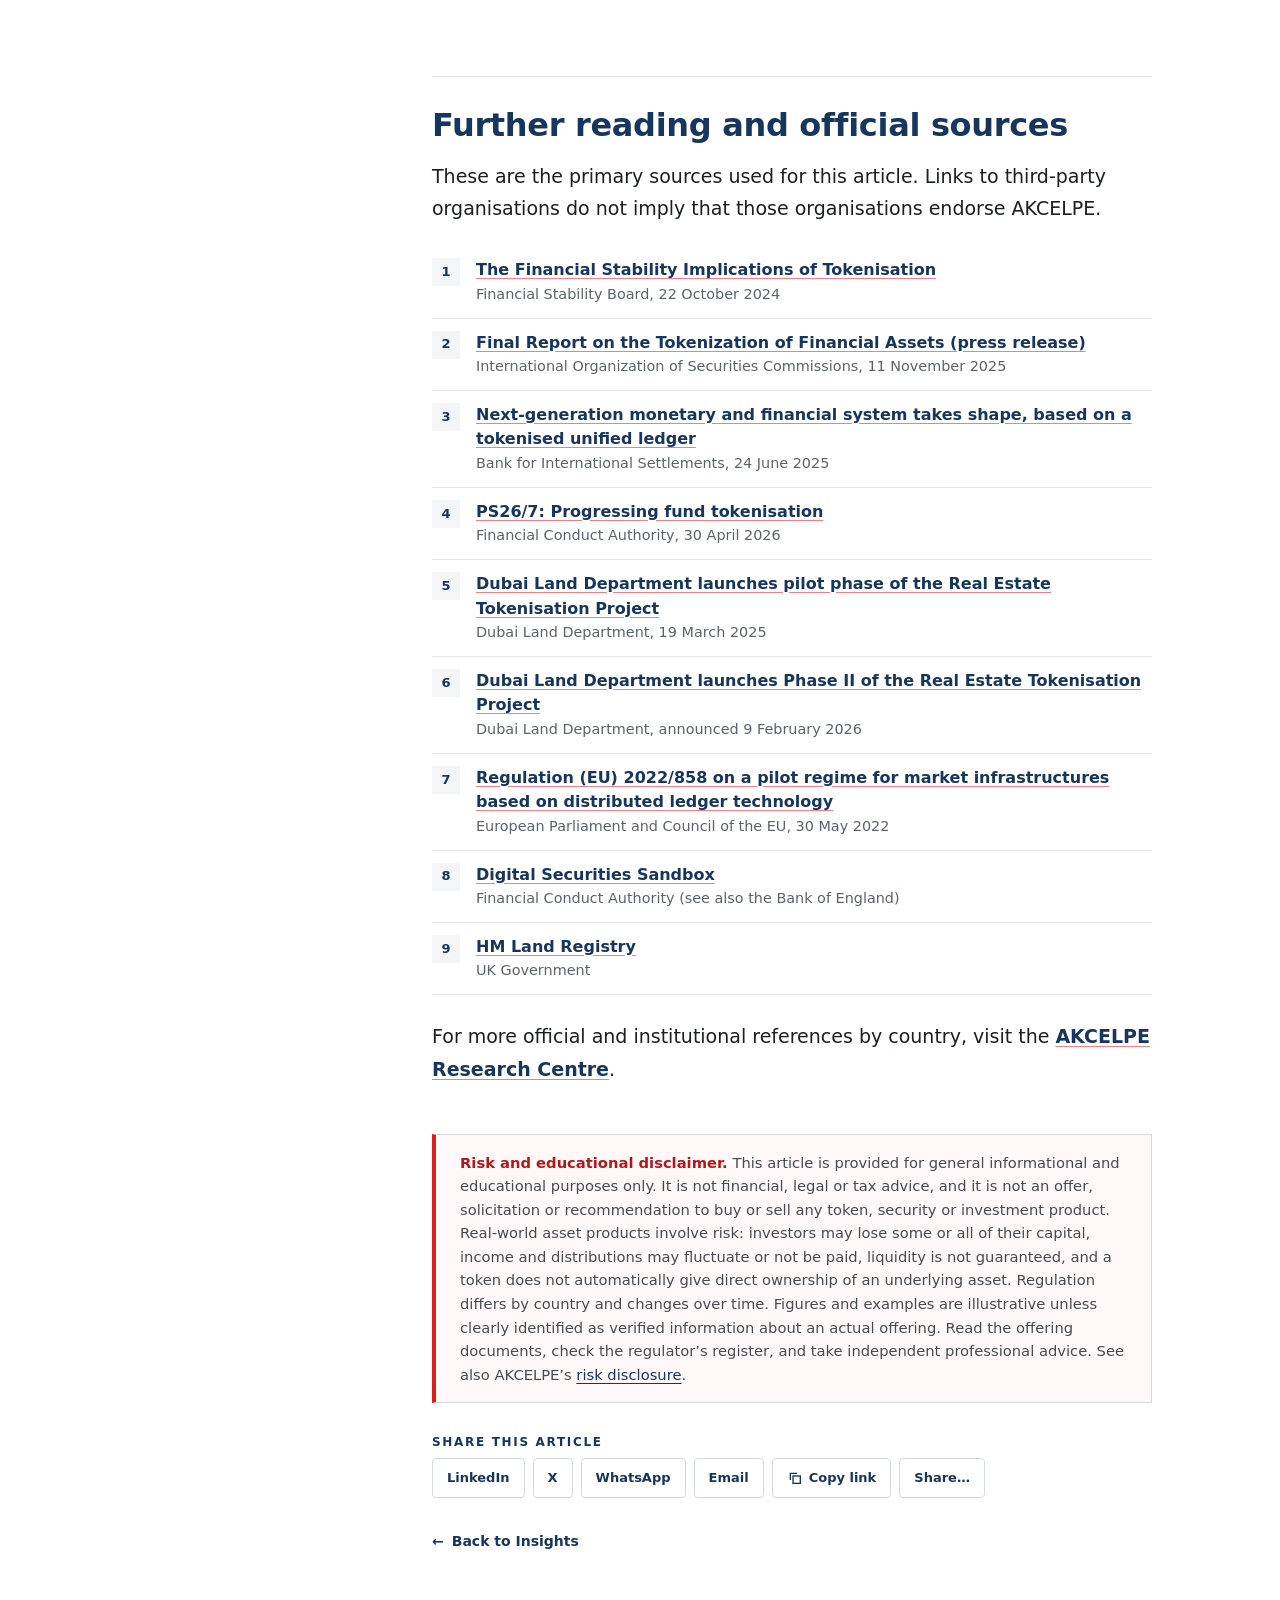
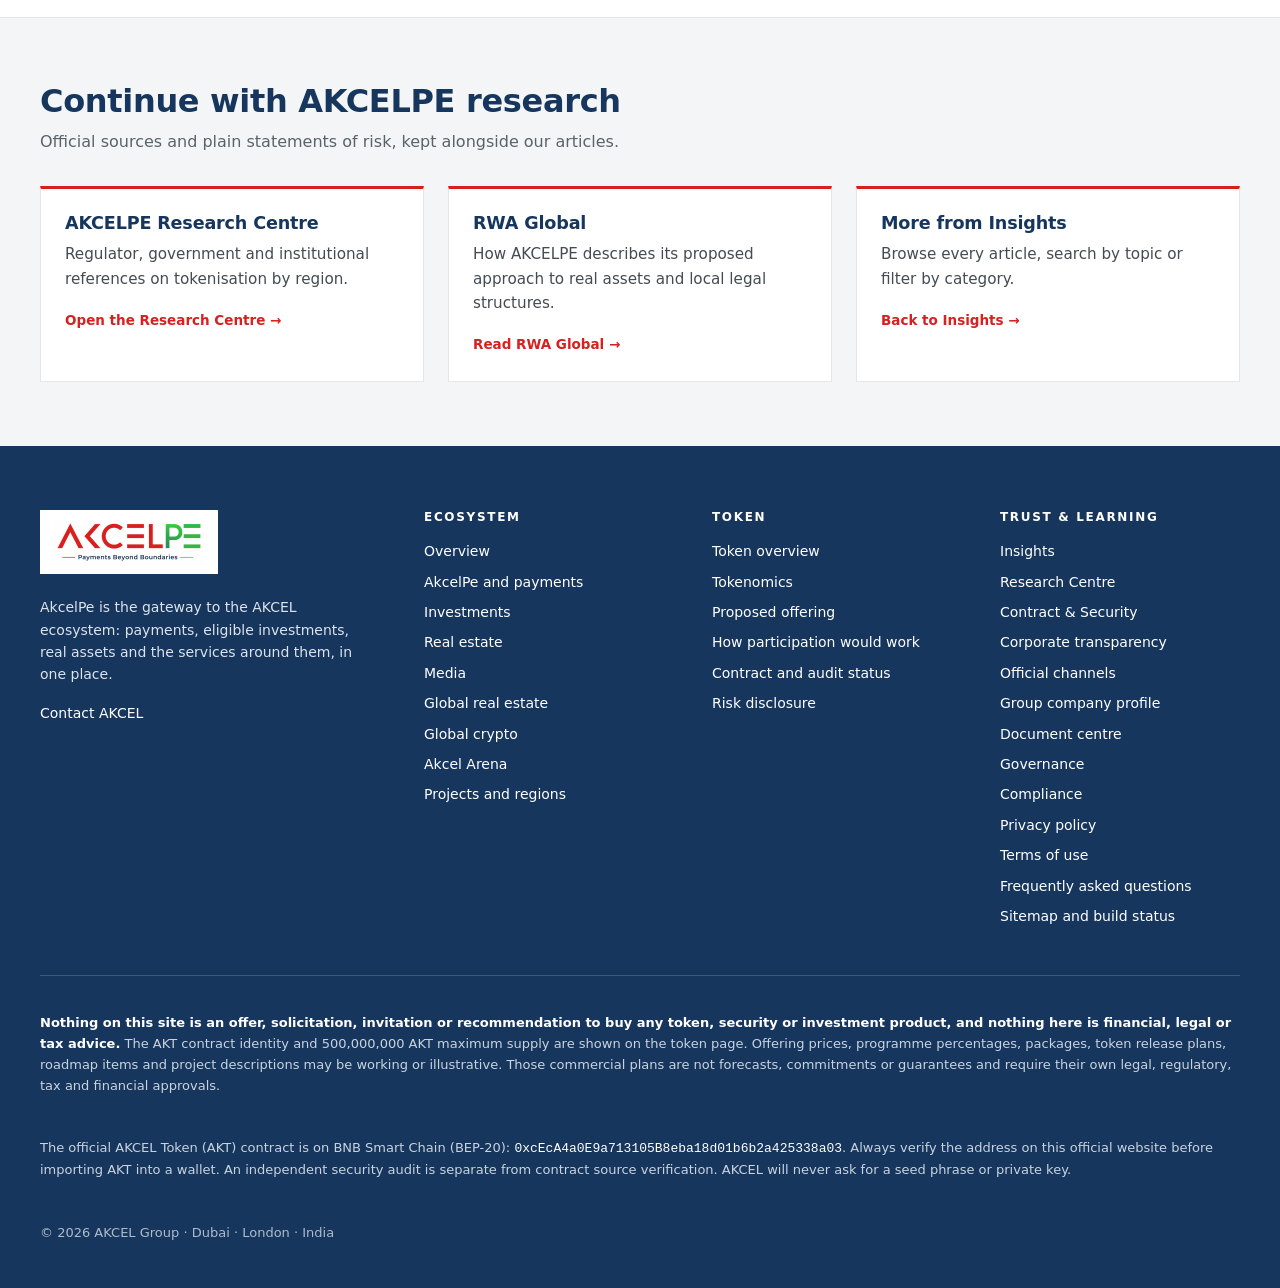
<file: blog/what-is-rwa/index.html>
<!doctype html>
<html lang="en-GB">
<head>
<meta charset="utf-8">
<meta name="viewport" content="width=device-width, initial-scale=1">
<title>What Is RWA? Real-World Assets &amp; Tokenisation Explained | AKCELPE</title>
<meta name="description" content="A beginner&#x27;s guide to real-world assets (RWA): how tokenisation works, potential benefits, key risks and what to verify before evaluating any product.">
<meta name="robots" content="index, follow, max-image-preview:large">
<meta name="author" content="AKCELPE Editorial Team">
<link rel="canonical" href="https://akcelpe.com/blog/what-is-rwa/">
<meta property="og:type" content="article">
<meta property="og:site_name" content="AKCELPE">
<meta property="og:title" content="What Is RWA? Real-World Assets &amp; Tokenisation Explained">
<meta property="og:description" content="A beginner&#x27;s guide to real-world assets (RWA): how tokenisation works, potential benefits, key risks and what to verify before evaluating any product.">
<meta property="og:url" content="https://akcelpe.com/blog/what-is-rwa/">
<meta property="og:image" content="https://akcelpe.com/assets/img/insights/what-is-rwa-og.png">
<meta property="og:image:width" content="1200">
<meta property="og:image:height" content="630">
<meta property="og:image:alt" content="Diagram of three layers: a real asset, the legal structure around it, and the digital record that represents it.">
<meta property="og:locale" content="en_GB">
<meta property="article:published_time" content="2026-10-15">
<meta property="article:modified_time" content="2026-10-15">
<meta property="article:section" content="Real-World Assets">
<meta name="twitter:card" content="summary_large_image">
<meta name="twitter:title" content="What Is RWA? Real-World Assets &amp; Tokenisation Explained">
<meta name="twitter:description" content="A beginner&#x27;s guide to real-world assets (RWA): how tokenisation works, potential benefits, key risks and what to verify before evaluating any product.">
<meta name="twitter:image" content="https://akcelpe.com/assets/img/insights/what-is-rwa-og.png">
<meta name="theme-color" content="#17365D">
<link rel="icon" href="/favicon.ico">
<link rel="stylesheet" href="../../assets/css/insights.css">
<script type="application/ld+json">{"@context":"https://schema.org","@graph":[{"@type":"BlogPosting","@id":"https://akcelpe.com/blog/what-is-rwa/#article","mainEntityOfPage":{"@type":"WebPage","@id":"https://akcelpe.com/blog/what-is-rwa/"},"headline":"What Is RWA? A Beginner's Guide to Real-World Assets and Tokenisation","description":"A plain-English introduction to real-world assets (RWA): what tokenisation does, what it does not do, and what to verify before evaluating any RWA product.","alternativeHeadline":"Understand how real-world assets can be represented digitally, how tokenisation works, and why legal ownership, verification and risk still matter.","image":["https://akcelpe.com/assets/img/insights/what-is-rwa-og.png"],"datePublished":"2026-10-15","dateModified":"2026-10-15","author":{"@type":"Organization","name":"AKCELPE Editorial Team","url":"https://akcelpe.com/"},"publisher":{"@type":"Organization","name":"AKCEL Group","url":"https://akcelpe.com/","logo":{"@type":"ImageObject","url":"https://akcelpe.com/assets/img/akcelpe-logo-brand.png"}},"inLanguage":"en-GB","articleSection":"Real-World Assets","keywords":"real-world assets, RWA, tokenisation, tokenization, digital finance","wordCount":2767,"isAccessibleForFree":true},{"@type":"BreadcrumbList","itemListElement":[{"@type":"ListItem","position":1,"name":"Home","item":"https://akcelpe.com/"},{"@type":"ListItem","position":2,"name":"Insights","item":"https://akcelpe.com/insights/"},{"@type":"ListItem","position":3,"name":"What Is RWA?","item":"https://akcelpe.com/blog/what-is-rwa/"}]},{"@type":"FAQPage","mainEntity":[{"@type":"Question","name":"What does RWA stand for?","acceptedAnswer":{"@type":"Answer","text":"RWA stands for real-world asset. In digital finance it usually describes a token or ledger record linked to an asset or financial claim that exists outside the blockchain, such as property, fund units, bonds or commodities."}},{"@type":"Question","name":"Is owning an RWA token the same as owning the asset?","acceptedAnswer":{"@type":"Answer","text":"Not necessarily. What a token gives you depends on the legal structure, the subscription agreement, the offering documents and local law. It might represent a share in a company, a unit in a fund, a contractual claim or something else. Read the documents to find out which."}},{"@type":"Question","name":"Are RWA products regulated?","acceptedAnswer":{"@type":"Answer","text":"It depends on the product and the country. Many tokenised products are treated under existing rules for securities, funds, property and anti-money-laundering, and regulators have used guidance and sandboxes to test new approaches.[2, 4] Do not assume that a product is regulated because it uses the word “regulated” in its marketing. Check the regulator’s own register."}},{"@type":"Question","name":"Can I lose money with an RWA?","acceptedAnswer":{"@type":"Answer","text":"Yes. The underlying asset can lose value, income can be lower than expected or stop, and you may not be able to sell when you want to. Technology and custody problems can add further risks. You may lose some or all of the money you put in."}},{"@type":"Question","name":"Can I sell an RWA whenever I want?","acceptedAnswer":{"@type":"Answer","text":"No, this is not guaranteed. A secondary market may be unavailable, limited to approved participants or subject to regulatory approval, and some products have lock-in periods. Dubai’s resale phase, for example, runs within a controlled pilot framework.[6]"}},{"@type":"Question","name":"Is RWA the same as cryptocurrency?","acceptedAnswer":{"@type":"Answer","text":"No. A crypto-native token derives its value mainly from its network and market. An RWA is linked to something outside the blockchain, and its rights depend on law and contracts. They may share some technology, so both can carry technology and custody risks."}},{"@type":"Question","name":"Is this article an offer from AKCELPE?","acceptedAnswer":{"@type":"Answer","text":"No. This article is educational. For AKCELPE’s own pages on proposed real-asset structures and their risks, see RWA Global and the risk disclosure. Those pages are provided for information only."}}]}]}</script>
</head>
<body>
<a class="skip-link" href="#main">Skip to content</a>
<header class="site-header">
  <div class="container site-header__bar">
    <a class="brand" href="/index.html" aria-label="AkcelPe — Payments Beyond Boundaries, home">
      <img src="../../assets/img/akcelpe-logo-brand-trim.png" width="1200" height="351" alt="AkcelPe — Payments Beyond Boundaries">
    </a>
    <button class="nav-toggle" type="button" aria-expanded="false" aria-controls="site-nav">Menu</button>
    <nav class="nav" id="site-nav" aria-label="Primary">
      <ul class="nav__list">
        <li class="nav__item"><a class="nav__link" href="/ecosystem.html">Ecosystem</a>
          <ul class="nav__sub">
            <li><a href="/ecosystem.html">Ecosystem overview</a></li>
            <li><a href="/ecosystem.html#payments">AkcelPe &amp; payments</a></li>
            <li><a href="/ecosystem.html#investments">Investments</a></li>
            <li><a href="/ecosystem.html#real-estate">Real estate</a></li>
            <li><a href="/ecosystem.html#sports">Sports</a></li>
            <li><a href="/ecosystem.html#hospitality">Hospitality</a></li>
            <li><a href="/ecosystem.html#entertainment">Entertainment</a></li>
            <li><a href="/ecosystem.html#media">Media</a></li>
            <li><a href="/ecosystem.html#education">Education</a></li>
            <li><a href="/ecosystem.html#technology">Technology</a></li>
          </ul></li>
        <li class="nav__item"><a class="nav__link" href="/investors.html">Investments</a>
          <ul class="nav__sub">
            <li><a href="/investors.html#product-range">Product Range</a></li>
            <li><a href="/investors.html#plans">Token Release Plan</a></li>
            <li><a href="/investors.html#staking">Staking Packages</a></li>
            <li><a href="/investors.html#pioneer-program">Pioneer Program</a></li>
            <li><a href="/investors.html#relations">Investor Relations</a></li>
            <li><a href="/risk.html">Risk disclosure</a></li>
          </ul></li>
        <li class="nav__item"><a class="nav__link" href="/fractional-assets.html">Fractional Assets</a>
          <ul class="nav__sub">
            <li><a href="/rwa-global.html">RWA Global</a></li>
            <li><a href="/rwb-global.html">RWB Global</a></li>
            <li><a href="/rwa-uk.html">UK R.W.A.</a></li>
            <li><a href="/rwa-uae.html">UAE R.W.A.</a></li>
            <li><a href="/rwa-india.html">India R.W.A.</a></li>
          </ul></li>
        <li class="nav__item"><a class="nav__link" href="/token.html">Member Token</a>
          <ul class="nav__sub">
            <li><a href="/token.html">Token overview</a></li>
            <li><a href="/token.html#utility">Token utility</a></li>
            <li><a href="/token.html#tokenomics">Tokenomics</a></li>
            <li><a href="/token.html#contract">Contract &amp; audit</a></li>
            <li><a href="/ico.html">Proposed offering</a></li>
            <li><a href="/ico.html#participate">How to participate</a></li>
            <li><a href="/ico.html#kyc">Identity &amp; KYC</a></li>
            <li><a href="/ico.html#faq">Token FAQ</a></li>
            <li><a href="/risk.html">Risk disclosure</a></li>
            <li><a href="/risk.html#jurisdictions">Restricted jurisdictions</a></li>
          </ul></li>
        <li class="nav__item"><a class="nav__link" href="/global-real-estate.html">Global Market</a>
          <ul class="nav__sub">
            <li><a href="/global-real-estate.html">Real Estate</a></li>
            <li><a href="/global-crypto.html">Crypto</a></li>
          </ul></li>
        <li class="nav__item"><a class="nav__link" href="/akcel-arena.html">Akcel Arena</a>
          <ul class="nav__sub">
            <li><a href="/akcel-arena.html">Akcel Arena concept</a></li>
            <li><a href="/projects.html">Project register</a></li>
            <li><a href="/projects.html#regions">Global presence</a></li>
            <li><a href="/projects.html#roadmap">Roadmap</a></li>
          </ul></li>
        <li class="nav__item"><a class="nav__link" href="/group.html" aria-current="page">Group</a>
          <ul class="nav__sub">
            <li><a href="/group.html">Company profile</a></li>
            <li><a href="/company.html#about">About AKCEL</a></li>
            <li><a href="/company.html#vision">Vision &amp; mission</a></li>
            <li><a href="/company.html#audiences">Who this is for</a></li>
            <li><a href="/company.html#corporate-transparency">Corporate Transparency</a></li>
            <li><a href="/research-centre.html">AKCELPE Research Centre</a></li>
            <li><a href="/insights/">Insights</a></li>
            <li><a href="/group.html#partners">Partners</a></li>
            <li><a href="/company.html#careers">Careers</a></li>
            <li><a href="/gallery.html">Photo gallery</a></li>
            <li><a href="/videos.html">Video gallery</a></li>
            <li><a href="/documents.html">Trust centre</a></li>
            <li><a href="/documents.html#governance">Governance</a></li>
            <li><a href="/documents.html#compliance">Compliance</a></li>
          </ul></li>
        <li class="nav__item"><a class="nav__link" href="/contact.html">Contact</a>
          <ul class="nav__sub">
            <li><a href="/contact.html">Contact us</a></li>
            <li><a href="/contact.html#support">Service status</a></li>
            <li><a href="/portal.html">Member portal</a></li>
            <li><a href="/documents.html">Document centre</a></li>
            <li><a href="/legal.html">Legal &amp; policies</a></li>
            <li><a href="/news.html">News</a></li>
            <li><a href="/sitemap.html">Sitemap &amp; build status</a></li>
          </ul></li>
      </ul>
      <div class="nav__mobile-actions">
        <a class="btn btn--ghost btn--sm" href="/portal/login.html">Login</a>
        <a class="btn btn--sm" href="/portal.html">Get started</a>
      </div>
    </nav>
    <div class="header-actions">
      <a class="link" href="/portal/signup.html">Sign up</a>
      <a class="link" href="/portal/login.html">Login</a>
      <a class="btn btn--sm" href="/portal.html">Get started</a>
    </div>
  </div>
</header>

<main id="main">
  <header class="article-head">
    <div class="container">
      <nav class="breadcrumb" aria-label="Breadcrumb">
        <ol>
          <li><a href="/index.html">Home</a></li>
          <li><a href="/insights/">Insights</a></li>
          <li><span aria-current="page">What Is RWA?</span></li>
        </ol>
      </nav>
      <div class="article-head__inner">
        <p class="eyebrow"><a href="/insights/?cat=real-world-assets" style="color:inherit;text-decoration:none">Real-World Assets</a></p>
        <h1 class="article-title">What Is RWA? A Beginner&#x27;s Guide to <span style="white-space:nowrap">Real-World</span> Assets and Tokenisation</h1>
        <p class="article-sub">Understand how real-world assets can be represented digitally, how tokenisation works, and why legal ownership, verification and risk still matter.</p>
        <div class="byline">
          <span>By <b>AKCELPE Editorial Team</b></span>
          <span><time datetime="2026-10-15">15 October 2026</time></span>
          <span>13 min read</span>
        </div>
        <div class="notice notice--risk" style="margin-top:16px" role="note">
          <strong>Educational content, not advice.</strong> This article is for general information only. Capital is at risk with any investment, and nothing here is an offer or recommendation.
        </div>
      </div>
    </div>
  </header>

  <div class="container">
    <figure class="feature-figure">
      <img src="../../assets/img/insights/what-is-rwa-cover.svg" width="1600" height="900" alt="Diagram of three layers: a real asset, the legal structure around it, and the digital record that represents it." fetchpriority="high">
      <figcaption>Figure: the three layers behind a tokenised real-world asset. The legal structure is what defines the holder’s rights.</figcaption>
    </figure>

    <div class="article-layout">
      <aside class="article-aside" aria-label="Article tools">
        <details class="toc" open>
          <summary>In this article</summary>
          <nav aria-label="Table of contents">
            <ol>
              <li><a href="#introduction">Introduction</a></li>
              <li><a href="#what-does-rwa-mean">What does RWA mean?</a></li>
              <li><a href="#how-tokenisation-works">How does RWA tokenisation work?</a></li>
              <li><a href="#examples">Examples of real-world assets</a></li>
              <li><a href="#benefits">Potential benefits of tokenisation</a></li>
              <li><a href="#risks">Risks and limitations</a></li>
              <li><a href="#verify">What should readers verify before evaluating an RWA product?</a></li>
              <li><a href="#faq">Frequently asked questions</a></li>
              <li><a href="#conclusion">Conclusion</a></li>
              <li><a href="#sources">Further reading and official sources</a></li>
            </ol>
          </nav>
        </details>
        <div class="aside-block aside-block--share">
          <h2>Share</h2>
          <div class="share" data-share>
            <a href="https://www.linkedin.com/sharing/share-offsite/?url=https%3A%2F%2Fakcelpe.com%2Fblog%2Fwhat-is-rwa%2F" target="_blank" rel="noopener noreferrer" aria-label="Share on LinkedIn (opens in a new tab)">LinkedIn</a>
            <a href="https://twitter.com/intent/tweet?url=https%3A%2F%2Fakcelpe.com%2Fblog%2Fwhat-is-rwa%2F&amp;text=What%20Is%20RWA%3F%20A%20Beginner%27s%20Guide%20to%20Real-World%20Assets%20and%20Tokenisation" target="_blank" rel="noopener noreferrer" aria-label="Share on X (opens in a new tab)">X</a>
            <a href="https://wa.me/?text=What%20Is%20RWA%3F%20A%20Beginner%27s%20Guide%20to%20Real-World%20Assets%20and%20Tokenisation%20https%3A%2F%2Fakcelpe.com%2Fblog%2Fwhat-is-rwa%2F" target="_blank" rel="noopener noreferrer" aria-label="Share on WhatsApp (opens in a new tab)">WhatsApp</a>
            <a href="mailto:?subject=What%20Is%20RWA%3F%20A%20Beginner%27s%20Guide%20to%20Real-World%20Assets%20and%20Tokenisation&amp;body=https%3A%2F%2Fakcelpe.com%2Fblog%2Fwhat-is-rwa%2F" aria-label="Share by email">Email</a>
            <button type="button" data-copy-link><svg viewBox="0 0 24 24" aria-hidden="true"><rect x="9" y="9" width="11" height="11"/><path d="M5 15V5h10"/></svg>Copy link</button>
            <button type="button" data-native-share hidden>Share&hellip;</button>
            <p class="share-status" role="status" aria-live="polite"></p>
          </div>
        </div>
      </aside>

      <div class="article-main">
        <div class="prose">
<h2 id="introduction">Introduction: why RWA matters in digital finance</h2>
<p class="lede">Over the past few years, “real-world assets”, usually shortened to RWA, have moved from a niche crypto term to a subject of serious work by central banks, securities regulators and established financial institutions.</p>
<p>The Bank for International Settlements (BIS) has set out a vision of a tokenised monetary and financial system built around a unified ledger.<sup class="cite">[<a href="#src-3" aria-label="Source 3">3</a>]</sup> The Financial Stability Board (FSB) and the International Organization of Securities Commissions (IOSCO) have each published reports on tokenisation.<sup class="cite">[<a href="#src-1" aria-label="Source 1">1</a>, <a href="#src-2" aria-label="Source 2">2</a>]</sup> In April 2026 the UK Financial Conduct Authority (FCA) published final guidance on fund tokenisation.<sup class="cite">[<a href="#src-4" aria-label="Source 4">4</a>]</sup></p>
<p>The underlying idea is simple to state. Take something that already exists in the real economy, such as a building, a fund unit or a bond, and use digital infrastructure to record, transfer or administer rights connected to it. It is much harder to do well, because the digital layer is only one part of the picture. Law, valuation, custody and regulation decide what a holder can actually claim.</p>
<p>Adoption is still at an early stage. The FSB concluded in 2024 that tokenisation was too small to pose a material risk to financial stability, noting that public data was limited.<sup class="cite">[<a href="#src-1" aria-label="Source 1">1</a>]</sup> IOSCO’s 2025 final report likewise describes tokenisation as growing but still early.<sup class="cite">[<a href="#src-2" aria-label="Source 2">2</a>]</sup> This guide is an educational introduction to help you ask better questions. It is not written to promote any product.</p>
<div class="callout callout--info" role="note">
  <strong class="callout__title">How to read this guide</strong>
  <p>This article is for general education only. It is not financial, legal or tax advice, and it is not an offer or recommendation to buy any token, security or investment product. Where it mentions regulators and pilots, those are examples of how the topic is being studied, not approvals of any particular product.</p>
</div>

<h2 id="what-does-rwa-mean">What does RWA mean?</h2>
<p>RWA stands for <strong>real-world asset</strong>. In the broad sense, it is anything of value that exists outside a blockchain: land and buildings, a loan, a government bond, units in an investment fund, gold held in a vault, a piece of equipment. In digital finance, “RWA” usually refers to a digital token or ledger record that is linked to one of these assets, or to a legally defined economic interest in it.</p>

<h3 id="token-is-a-record">A token is a record, not the asset itself</h3>
<p>A token cannot make a building exist, and it cannot by itself make someone the legal owner of that building. What a holder can claim depends on the legal arrangements around the asset.</p>
<div class="callout" role="note">
  <strong class="callout__title">Key idea</strong>
  <p><strong>The token does not create the asset, and it does not automatically create legal ownership.</strong> The real asset provides the underlying value. The legal structure creates enforceable rights. The digital record represents or administers those rights.</p>
</div>

<h3 id="rwa-vs-crypto-native">RWA compared with crypto-native assets</h3>
<p>Many people first meet blockchain through assets that exist only on a network. RWAs start from the other end: the asset is real, and the digital record comes second.</p>
<div class="table-wrap" tabindex="0" role="region" aria-label="Comparison of crypto-native assets and tokenised real-world assets">
<table>
  <caption>A general comparison. Individual products differ, so check the documents for the specific product.</caption>
  <thead><tr><th scope="col">Question</th><th scope="col">Crypto-native asset</th><th scope="col">Tokenised real-world asset</th></tr></thead>
  <tbody>
    <tr><th scope="row">Where does the value come from?</th><td data-label="Crypto-native asset">Mainly from demand for the token within its network or market.</td><td data-label="Tokenised real-world asset">From an asset, business or financial claim that exists outside the blockchain.</td></tr>
    <tr><th scope="row">What makes rights enforceable?</th><td data-label="Crypto-native asset">Protocol rules and code, plus any terms the issuer publishes.</td><td data-label="Tokenised real-world asset">Law and contracts: the legal structure, the offering documents and the courts.</td></tr>
    <tr><th scope="row">What needs verifying?</th><td data-label="Crypto-native asset">The smart contract, the network and the issuer.</td><td data-label="Tokenised real-world asset">Title, valuation, custody and legal structure, as well as the smart contract.</td></tr>
    <tr><th scope="row">Which rules usually apply?</th><td data-label="Crypto-native asset">Varies widely by country and by how the token is classified.</td><td data-label="Tokenised real-world asset">Often existing rules for securities, funds, property and anti-money-laundering, depending on the product.</td></tr>
  </tbody>
</table>
</div>

<h3 id="patterns">Not every RWA is the same</h3>
<p>Three patterns come up often:</p>
<ul>
  <li><strong>Tokenised funds and securities.</strong> A regulated instrument, such as a fund unit or a bond, whose register or units are recorded on a distributed ledger.</li>
  <li><strong>Fractional interests in property.</strong> A property is held in a legal vehicle, and interests in that vehicle are divided into smaller units.</li>
  <li><strong>Claims on physical assets.</strong> For example, a claim on gold or another commodity held in custody.</li>
</ul>
<p>Each pattern raises different questions, which is why “RWA” on its own tells you very little about a specific product.</p>

<h2 id="how-tokenisation-works">How does RWA tokenisation work?</h2>
<p>Tokenisation is better understood as a process with several layers, only one of which is technical. The sequence below is a simplified outline. Real structures vary by asset type and by country.</p>
<figure class="diagram">
  <ol class="flow">
    <li><b>Identify the asset</b><span>An identifiable asset exists, for example a property, a bond or a quantity of a commodity.</span></li>
    <li><b>Verify it</b><span>Ownership, title, valuation, liabilities and condition are reviewed by suitable professionals.</span></li>
    <li class="is-key"><b>Place it in a legal structure</b><span>The asset or interest is held in a structure the law recognises, such as a company, a fund, a trust or a regulated security. This is where rights are defined.</span></li>
    <li><b>Issue digital units</b><span>Units are issued as tokens or ledger entries, with rules about who may hold and transfer them.</span></li>
    <li><b>Onboard eligible holders</b><span>Identity, anti-money-laundering and eligibility checks are completed where required.</span></li>
    <li><b>Administer over time</b><span>Income, reporting, transfers and any exit or redemption follow the offering documents.</span></li>
  </ol>
  <figcaption>Figure 1. A simplified RWA tokenisation sequence. The highlighted step is the one that gives the digital record its meaning.</figcaption>
</figure>

<h3 id="on-chain-off-chain">On-chain and off-chain</h3>
<p>The ledger typically handles record-keeping and transfer rules. Whether those records are legally recognised, who holds the underlying asset, and what happens in a dispute all sit off the chain, in contracts, regulation and courts. This is why legal due diligence and technical due diligence are separate tasks.</p>
<p>Smart contracts can automate rules, such as which wallets may receive a unit. Code and law are not the same thing, though, and a rule in code does not by itself create a right that a court will enforce.</p>

<h3 id="representation-vs-ownership">Representation versus ownership</h3>
<div class="table-wrap" tabindex="0" role="region" aria-label="What a digital token can and cannot do on its own">
<table>
  <caption>What a digital token can and cannot do on its own.</caption>
  <thead><tr><th scope="col">A token can…</th><th scope="col">A token cannot, by itself…</th></tr></thead>
  <tbody>
    <tr><td data-label="A token can…">Record who holds a unit and when it moved.</td><td data-label="A token cannot, by itself…">Prove that the issuer owns the underlying asset.</td></tr>
    <tr><td data-label="A token can…">Apply transfer restrictions in code.</td><td data-label="A token cannot, by itself…">Replace legal title or official registration. In England and Wales, for instance, registered title to land is recorded by HM Land Registry.<sup class="cite">[<a href="#src-9" aria-label="Source 9">9</a>]</sup></td></tr>
    <tr><td data-label="A token can…">Automate reporting or distributions according to set rules.</td><td data-label="A token cannot, by itself…">Guarantee that the asset produces income or that income will be paid.</td></tr>
    <tr><td data-label="A token can…">Make a transfer faster to process.</td><td data-label="A token cannot, by itself…">Guarantee that a buyer exists when you want to sell.</td></tr>
  </tbody>
</table>
</div>

<h2 id="examples">Examples of real-world assets</h2>
<p>The table below lists common asset classes and some publicly documented reference points. A reference point shows how the topic is being tested or regulated. It is not an endorsement of any product.</p>
<div class="table-wrap" tabindex="0" role="region" aria-label="Examples of real-world assets and reference points">
<table>
  <caption>Reference points are drawn from official sources listed at the end of this article.</caption>
  <thead><tr><th scope="col">Asset class</th><th scope="col">What may be represented</th><th scope="col">Worth knowing</th></tr></thead>
  <tbody>
    <tr><th scope="row">Real estate</th><td data-label="What may be represented">Shares in a property or in the vehicle that holds it.</td><td data-label="Worth knowing">Dubai Land Department launched a real-estate tokenisation pilot in March 2025.<sup class="cite">[<a href="#src-5" aria-label="Source 5">5</a>]</sup> In February 2026 it announced a second phase opening controlled resale of about 7.8 million tokens in a secondary market from 20 February, still within a controlled pilot framework.<sup class="cite">[<a href="#src-6" aria-label="Source 6">6</a>]</sup></td></tr>
    <tr><th scope="row">Investment funds</th><td data-label="What may be represented">Units in a collective investment scheme.</td><td data-label="Worth knowing">The FCA’s PS26/7, published on 30 April 2026, gives guidance for authorised fund managers who keep the unitholder register on distributed ledger technology, within the existing regulatory framework.<sup class="cite">[<a href="#src-4" aria-label="Source 4">4</a>]</sup></td></tr>
    <tr><th scope="row">Bonds and other securities</th><td data-label="What may be represented">Debt or equity instruments recorded on a ledger.</td><td data-label="Worth knowing">The EU has a pilot regime for market infrastructures based on distributed ledger technology (Regulation (EU) 2022/858).<sup class="cite">[<a href="#src-7" aria-label="Source 7">7</a>]</sup> The UK runs a Digital Securities Sandbox for similar testing.<sup class="cite">[<a href="#src-8" aria-label="Source 8">8</a>]</sup></td></tr>
    <tr><th scope="row">Commodities</th><td data-label="What may be represented">A claim on metal or another commodity held in custody.</td><td data-label="Worth knowing">Custody, audit and redemption arrangements are central to what the claim is worth.</td></tr>
    <tr><th scope="row">Equipment and infrastructure</th><td data-label="What may be represented">Interests in vehicles, machinery or facilities.</td><td data-label="Worth knowing">Ownership, maintenance, insurance and valuation all need to be clearly documented.</td></tr>
  </tbody>
</table>
</div>
<p>A pilot or sandbox is a controlled test. A regulatory initiative in one country does not mean that every RWA or token is approved there, and it says nothing about other countries.</p>

<h2 id="benefits">Potential benefits of tokenisation</h2>
<p>The benefits below are potential rather than automatic. They depend on how a product is designed, how it is regulated and how widely it is adopted. Official bodies describe them cautiously.</p>
<ul>
  <li><strong>Smaller units.</strong> Dividing a large asset into smaller, legally defined interests can lower the amount needed to take part, where the law and the offering terms allow it.</li>
  <li><strong>Faster, simpler processing.</strong> The BIS suggests tokenisation can bring messaging, reconciliation and settlement together in one process.<sup class="cite">[<a href="#src-3" aria-label="Source 3">3</a>]</sup> IOSCO notes that it can shorten settlement cycles and improve collateral mobility, but also observes that efficiency gains have been uneven so far because many firms still rely on traditional infrastructure.<sup class="cite">[<a href="#src-2" aria-label="Source 2">2</a>]</sup></li>
  <li><strong>A shared, auditable record.</strong> A common ledger can make ownership records and transaction history easier to inspect for those who are permitted to see them.</li>
  <li><strong>Automation.</strong> Rules for transfers, eligibility or reporting can be written into software.</li>
  <li><strong>Potentially wider access.</strong> Eligible participants in different countries may be able to take part, subject to local rules.</li>
</ul>
<div class="callout callout--caution" role="note">
  <strong class="callout__title">Benefit is not return</strong>
  <p>A potential benefit is not an expected return. None of these advantages tells you whether a particular asset will earn income, hold its value or be easy to sell.</p>
</div>

<h2 id="risks">Risks and limitations</h2>
<p>Tokenising an asset does not remove the risks of owning it, and it can add new ones. IOSCO identifies legal uncertainty as a key risk category, alongside operational and cyber risks, and frames market integrity and investor protection as central concerns for regulators.<sup class="cite">[<a href="#src-2" aria-label="Source 2">2</a>]</sup> The FSB points to vulnerabilities in liquidity and maturity mismatch, leverage, asset price and quality, interconnectedness and operational fragility, which could become more important if tokenisation grows significantly.<sup class="cite">[<a href="#src-1" aria-label="Source 1">1</a>]</sup></p>

<h3 id="risk-legal">Legal and regulatory risk</h3>
<p>The rights attached to a token depend on the legal structure, the offering documents and local law, and these differ between countries. Regulation is also still developing, so rules that apply today may change.</p>

<h3 id="risk-valuation">Asset and valuation risk</h3>
<p>Property and other real assets can fall in value as well as rise. A valuation is an expert opinion at a particular date, not a guaranteed price. If an independent valuation of an asset changes, the market price of units, or the amount you could redeem, does not automatically move by the same amount.</p>

<h3 id="risk-liquidity">Liquidity risk</h3>
<p>Tokenised does not mean easy to sell. A secondary market may not exist, may be restricted to approved participants, or may need regulatory approval. Some products also have lock-in periods. Even where a resale venue exists, a buyer may not be available at the price you hope for.</p>

<h3 id="risk-technology">Technology, custody and operational risk</h3>
<p>Software can contain errors. Private keys can be lost or stolen. Platforms can fail or be attacked. Blockchain transfers generally cannot be reversed once they are confirmed, so a mistake such as sending to the wrong address can be permanent.</p>

<h3 id="risk-issuer">Issuer, counterparty and cost risk</h3>
<p>You depend on the people who structure, hold and administer the asset. Fees such as subscription, management, transfer and exit charges reduce what you receive, and tax treatment differs from country to country.</p>

<div class="callout callout--caution" role="note">
  <strong class="callout__title">Capital is at risk</strong>
  <p>You may lose some or all of the money you put in. Past performance does not guarantee future results, and any figure described as an example or illustration is not a forecast.</p>
</div>

<h2 id="verify">What should readers verify before evaluating an RWA product?</h2>
<p>Start with five plain questions: <strong>What asset am I looking at? Who legally owns it? What rights do the units give me? How could I make or lose money? How can I exit?</strong> Then work through the checklist below. If clear written answers are missing for any item, treat that as information in itself.</p>
<ul class="checklist">
  <li><b>The asset.</b> Is it clearly identified, with its location, type and condition supported by documents?</li>
  <li><b>Legal ownership.</b> Who holds legal title, through which entity, and are there loans, liens or other claims against it?</li>
  <li><b>Your rights.</b> Are income, sale proceeds, voting and redemption rights written in the offering documents, rather than only in marketing material?</li>
  <li><b>Independent valuation.</b> Who valued the asset, on what date and on what basis?</li>
  <li><b>Custody and control.</b> Who safeguards the asset and the records or keys? What happens to your position if the platform fails?</li>
  <li><b>Regulatory status.</b> Is the issuer or platform authorised for this activity where you live? Check the regulator’s own register rather than relying on the provider’s statement.</li>
  <li><b>Costs and tax.</b> What are all the fees, and how is the product taxed in your country?</li>
  <li><b>Income and return labels.</b> Are any figures clearly labelled as actual, target or illustrative?</li>
  <li><b>Exit.</b> What are the lock-in, redemption and transfer terms? Is there a secondary market, and under what conditions?</li>
  <li><b>Technology review.</b> A smart-contract audit is not the same as legal due diligence, and neither one is a guarantee.</li>
</ul>
<div class="callout callout--caution" role="note">
  <strong class="callout__title">Warning signs</strong>
  <p>Be cautious about guaranteed returns, pressure to act quickly, rights that are not in writing, an issuer you cannot identify, or any request for your seed phrase or private key. A legitimate provider will never need your private key.</p>
</div>

<h2 id="faq">Frequently asked questions</h2>
<div class="faq">
  <details>
    <summary>What does RWA stand for?</summary>
    <div class="faq__a"><p>RWA stands for real-world asset. In digital finance it usually describes a token or ledger record linked to an asset or financial claim that exists outside the blockchain, such as property, fund units, bonds or commodities.</p></div>
  </details>
  <details>
    <summary>Is owning an RWA token the same as owning the asset?</summary>
    <div class="faq__a"><p>Not necessarily. What a token gives you depends on the legal structure, the subscription agreement, the offering documents and local law. It might represent a share in a company, a unit in a fund, a contractual claim or something else. Read the documents to find out which.</p></div>
  </details>
  <details>
    <summary>Are RWA products regulated?</summary>
    <div class="faq__a"><p>It depends on the product and the country. Many tokenised products are treated under existing rules for securities, funds, property and anti-money-laundering, and regulators have used guidance and sandboxes to test new approaches.<sup class="cite">[<a href="#src-2" aria-label="Source 2">2</a>, <a href="#src-4" aria-label="Source 4">4</a>]</sup> Do not assume that a product is regulated because it uses the word “regulated” in its marketing. Check the regulator’s own register.</p></div>
  </details>
  <details>
    <summary>Can I lose money with an RWA?</summary>
    <div class="faq__a"><p>Yes. The underlying asset can lose value, income can be lower than expected or stop, and you may not be able to sell when you want to. Technology and custody problems can add further risks. You may lose some or all of the money you put in.</p></div>
  </details>
  <details>
    <summary>Can I sell an RWA whenever I want?</summary>
    <div class="faq__a"><p>No, this is not guaranteed. A secondary market may be unavailable, limited to approved participants or subject to regulatory approval, and some products have lock-in periods. Dubai’s resale phase, for example, runs within a controlled pilot framework.<sup class="cite">[<a href="#src-6" aria-label="Source 6">6</a>]</sup></p></div>
  </details>
  <details>
    <summary>Is RWA the same as cryptocurrency?</summary>
    <div class="faq__a"><p>No. A crypto-native token derives its value mainly from its network and market. An RWA is linked to something outside the blockchain, and its rights depend on law and contracts. They may share some technology, so both can carry technology and custody risks.</p></div>
  </details>
  <details>
    <summary>Is this article an offer from AKCELPE?</summary>
    <div class="faq__a"><p>No. This article is educational. For AKCELPE’s own pages on proposed real-asset structures and their risks, see <a href="/rwa-global.html">RWA Global</a> and the <a href="/risk.html">risk disclosure</a>. Those pages are provided for information only.</p></div>
  </details>
</div>

<h2 id="conclusion">Conclusion</h2>
<p>RWA tokenisation is best understood as a way of changing how rights over real assets are recorded and moved. It does not change what those assets are, and it does not change how risky they may be. The potential benefits, such as smaller units, more efficient processing and shared records, are the subject of serious institutional work, but adoption is still early and regulation is still evolving.</p>
<p>The most useful habit is to ask plain questions and expect plain, written answers: what the asset is, who legally owns it, what rights the units carry, how money could be made or lost, and how you could exit. For official reference points by country, see the <a href="/research-centre.html">AKCELPE Research Centre</a>. To see how AKCELPE describes its own proposed framework, read <a href="/rwa-global.html">RWA Global</a> together with the <a href="/risk.html">risk disclosure</a>.</p>

<h2 id="sources">Further reading and official sources</h2>
<p>These are the primary sources used for this article. Links to third-party organisations do not imply that those organisations endorse AKCELPE.</p>
<ol class="sources">
  <li id="src-1"><a href="https://www.fsb.org/2024/10/the-financial-stability-implications-of-tokenisation/" rel="noopener" target="_blank">The Financial Stability Implications of Tokenisation</a><span class="src-meta">Financial Stability Board, 22 October 2024</span></li>
  <li id="src-2"><a href="https://www.iosco.org/news/pdf/IOSCONEWS778.pdf" rel="noopener" target="_blank">Final Report on the Tokenization of Financial Assets (press release)</a><span class="src-meta">International Organization of Securities Commissions, 11 November 2025</span></li>
  <li id="src-3"><a href="https://www.bis.org/press/p250624.htm" rel="noopener" target="_blank">Next-generation monetary and financial system takes shape, based on a tokenised unified ledger</a><span class="src-meta">Bank for International Settlements, 24 June 2025</span></li>
  <li id="src-4"><a href="https://www.fca.org.uk/publications/policy-statements/ps26-7-progressing-fund-tokenisation" rel="noopener" target="_blank">PS26/7: Progressing fund tokenisation</a><span class="src-meta">Financial Conduct Authority, 30 April 2026</span></li>
  <li id="src-5"><a href="https://dubailand.gov.ae/en/news-media/dubai-land-department-launches-pilot-phase-of-the-real-estate-tokenisation-project" rel="noopener" target="_blank">Dubai Land Department launches pilot phase of the Real Estate Tokenisation Project</a><span class="src-meta">Dubai Land Department, 19 March 2025</span></li>
  <li id="src-6"><a href="https://dubailand.gov.ae/en/news-media/dubai-land-department-launches-phase-ii-of-the-real-estate-tokenisation-project-enabling-resale-in-the-secondary-market-from-20-february/" rel="noopener" target="_blank">Dubai Land Department launches Phase II of the Real Estate Tokenisation Project</a><span class="src-meta">Dubai Land Department, announced 9 February 2026</span></li>
  <li id="src-7"><a href="https://eur-lex.europa.eu/eli/reg/2022/858/oj" rel="noopener" target="_blank">Regulation (EU) 2022/858 on a pilot regime for market infrastructures based on distributed ledger technology</a><span class="src-meta">European Parliament and Council of the EU, 30 May 2022</span></li>
  <li id="src-8"><a href="https://www.fca.org.uk/firms/digital-securities-sandbox" rel="noopener" target="_blank">Digital Securities Sandbox</a><span class="src-meta">Financial Conduct Authority (see also the Bank of England)</span></li>
  <li id="src-9"><a href="https://www.gov.uk/government/organisations/hm-land-registry" rel="noopener" target="_blank">HM Land Registry</a><span class="src-meta">UK Government</span></li>
</ol>
<p>For more official and institutional references by country, visit the <a href="/research-centre.html">AKCELPE Research Centre</a>.</p>

        </div>

        <div class="notice notice--risk" style="margin-top:48px" role="note" aria-labelledby="disc-title">
          <strong id="disc-title">Risk and educational disclaimer.</strong>
          This article is provided for general informational and educational purposes only. It is not financial, legal or tax advice, and it is not an offer, solicitation or recommendation to buy or sell any token, security or investment product. Real-world asset products involve risk: investors may lose some or all of their capital, income and distributions may fluctuate or not be paid, liquidity is not guaranteed, and a token does not automatically give direct ownership of an underlying asset. Regulation differs by country and changes over time. Figures and examples are illustrative unless clearly identified as verified information about an actual offering. Read the offering documents, check the regulator’s register, and take independent professional advice. See also AKCELPE’s <a href="/risk.html">risk disclosure</a>.
        </div>

        <div class="aside-block" style="margin-top:32px">
          <h2 style="font-size:12px">Share this article</h2>
          <div class="share" data-share>
            <a href="https://www.linkedin.com/sharing/share-offsite/?url=https%3A%2F%2Fakcelpe.com%2Fblog%2Fwhat-is-rwa%2F" target="_blank" rel="noopener noreferrer" aria-label="Share on LinkedIn (opens in a new tab)">LinkedIn</a>
            <a href="https://twitter.com/intent/tweet?url=https%3A%2F%2Fakcelpe.com%2Fblog%2Fwhat-is-rwa%2F&amp;text=What%20Is%20RWA%3F%20A%20Beginner%27s%20Guide%20to%20Real-World%20Assets%20and%20Tokenisation" target="_blank" rel="noopener noreferrer" aria-label="Share on X (opens in a new tab)">X</a>
            <a href="https://wa.me/?text=What%20Is%20RWA%3F%20A%20Beginner%27s%20Guide%20to%20Real-World%20Assets%20and%20Tokenisation%20https%3A%2F%2Fakcelpe.com%2Fblog%2Fwhat-is-rwa%2F" target="_blank" rel="noopener noreferrer" aria-label="Share on WhatsApp (opens in a new tab)">WhatsApp</a>
            <a href="mailto:?subject=What%20Is%20RWA%3F%20A%20Beginner%27s%20Guide%20to%20Real-World%20Assets%20and%20Tokenisation&amp;body=https%3A%2F%2Fakcelpe.com%2Fblog%2Fwhat-is-rwa%2F" aria-label="Share by email">Email</a>
            <button type="button" data-copy-link><svg viewBox="0 0 24 24" aria-hidden="true"><rect x="9" y="9" width="11" height="11"/><path d="M5 15V5h10"/></svg>Copy link</button>
            <button type="button" data-native-share hidden>Share&hellip;</button>
            <p class="share-status" role="status" aria-live="polite"></p>
          </div>
        </div>
        <a class="back-link" href="/insights/">Back to Insights</a>
      </div>
    </div>
  </div>

  <section class="section section--tint" id="related-articles" data-current="what-is-rwa" hidden aria-labelledby="related-title">
    <div class="container">
      <div class="section__head"><div><h2 class="section__title" id="related-title">Related articles</h2></div></div>
      <ul class="grid"></ul>
    </div>
  </section>

  <section class="section section--tint" aria-labelledby="research-title" style="border-top:1px solid var(--grey-200)">
    <div class="container">
      <div class="section__head"><div>
        <h2 class="section__title" id="research-title">Continue with AKCELPE research</h2>
        <p class="section__sub">Official sources and plain statements of risk, kept alongside our articles.</p>
      </div></div>
      <div class="tiles">
        <a class="tile" href="/research-centre.html"><h3>AKCELPE Research Centre</h3><p>Regulator, government and institutional references on tokenisation by region.</p><span class="more">Open the Research Centre &rarr;</span></a>
        <a class="tile" href="/rwa-global.html"><h3>RWA Global</h3><p>How AKCELPE describes its proposed approach to real assets and local legal structures.</p><span class="more">Read RWA Global &rarr;</span></a>
        <a class="tile" href="/insights/"><h3>More from Insights</h3><p>Browse every article, search by topic or filter by category.</p><span class="more">Back to Insights &rarr;</span></a>
      </div>
    </div>
  </section>
</main>
<footer class="site-footer">
  <div class="container">
    <div class="footer-grid">
      <div class="footer-brand">
        <span class="logo-plate"><img src="../../assets/img/akcelpe-logo-brand-trim.png" width="1200" height="351" alt="AkcelPe" loading="lazy"></span>
        <p>AkcelPe is the gateway to the AKCEL ecosystem: payments, eligible investments, real assets and the services around them, in one place.</p>
        <a href="/contact.html">Contact AKCEL</a>
      </div>
      <div>
        <h2>Ecosystem</h2>
        <ul>
          <li><a href="/ecosystem.html">Overview</a></li>
          <li><a href="/ecosystem.html#payments">AkcelPe and payments</a></li>
          <li><a href="/ecosystem.html#investments">Investments</a></li>
          <li><a href="/ecosystem.html#real-estate">Real estate</a></li>
          <li><a href="/ecosystem.html#media">Media</a></li>
          <li><a href="/global-real-estate.html">Global real estate</a></li>
          <li><a href="/global-crypto.html">Global crypto</a></li>
          <li><a href="/akcel-arena.html">Akcel Arena</a></li>
          <li><a href="/projects.html">Projects and regions</a></li>
        </ul>
      </div>
      <div>
        <h2>Token</h2>
        <ul>
          <li><a href="/token.html">Token overview</a></li>
          <li><a href="/token.html#tokenomics">Tokenomics</a></li>
          <li><a href="/ico.html">Proposed offering</a></li>
          <li><a href="/ico.html#participate">How participation would work</a></li>
          <li><a href="/token.html#contract">Contract and audit status</a></li>
          <li><a href="/risk.html">Risk disclosure</a></li>
        </ul>
      </div>
      <div>
        <h2>Trust &amp; learning</h2>
        <ul>
          <li><a href="/insights/">Insights</a></li>
          <li><a href="/research-centre.html">Research Centre</a></li>
          <li><a href="/contracts.html">Contract &amp; Security</a></li>
          <li><a href="/company.html#corporate-transparency">Corporate transparency</a></li>
          <li><a href="/community.html">Official channels</a></li>
          <li><a href="/group.html">Group company profile</a></li>
          <li><a href="/documents.html">Document centre</a></li>
          <li><a href="/documents.html#governance">Governance</a></li>
          <li><a href="/documents.html#compliance">Compliance</a></li>
          <li><a href="/legal.html#privacy">Privacy policy</a></li>
          <li><a href="/legal.html#terms">Terms of use</a></li>
          <li><a href="/index.html#faq">Frequently asked questions</a></li>
          <li><a href="/sitemap.html">Sitemap and build status</a></li>
        </ul>
      </div>
    </div>
    <div class="footer-legal">
      <p><strong>Nothing on this site is an offer, solicitation, invitation or recommendation to buy any token, security or investment product, and nothing here is financial, legal or tax advice.</strong> The AKT contract identity and 500,000,000 AKT maximum supply are shown on the token page. Offering prices, programme percentages, packages, token release plans, roadmap items and project descriptions may be working or illustrative. Those commercial plans are not forecasts, commitments or guarantees and require their own legal, regulatory, tax and financial approvals.</p>
      <p>The official AKCEL Token (AKT) contract is on BNB Smart Chain (BEP-20): <a href="/token.html#contract"><code>0xcEcA4a0E9a713105B8eba18d01b6b2a425338a03</code></a>. Always verify the address on this official website before importing AKT into a wallet. An independent security audit is separate from contract source verification. AKCEL will never ask for a seed phrase or private key.</p>
      <p class="copyright">© 2026 AKCEL Group · Dubai · London · India</p>
    </div>
  </div>
</footer>

<script src="../../assets/js/articles-data.js"></script>
<script src="../../assets/js/insights.js" defer></script>
</body>
</html>
</file>
<file: assets/css/insights.css>
/* ==========================================================================
   AKCELPE Insights — editorial design system
   Tokens come from the brand brief. The live site's own stylesheet could not
   be read during the audit, so every token lives in :root: map these to the
   site's existing variables when merging (one block to edit).
   ========================================================================== */
:root {
  --red: #D82020;            /* primary accent */
  --red-akcel: #E21B23;      /* AKCEL wordmark red — logo only */
  --red-dark: #B01919;       /* hover / pressed */
  --green: #30B040;          /* sparing accent, never body text */
  --navy: #17365D;           /* structure, headings, footer */
  --ink: #111111;            /* body text */
  --white: #FFFFFF;
  --grey-50: #F8F9FA;
  --grey-100: #F3F5F6;       /* section surfaces */
  --grey-200: #E3E7EA;       /* hairlines */
  --grey-300: #D5DADD;
  --grey-500: #777777;       /* decorative only: 4.48:1 on white */
  --grey-600: #5A636B;       /* secondary text: 6.2:1 on white */
  --grey-700: #444B52;

  --font: "Segoe UI", system-ui, -apple-system, "Helvetica Neue", Arial, sans-serif;
  --measure: 720px;          /* article reading column */
  --container: 1200px;
  --gutter: 24px;
  --radius: 4px;
  --shadow-sm: 0 1px 2px rgba(17,17,17,.06);
  --shadow-md: 0 6px 20px rgba(23,54,93,.10);

  /* 8px spacing scale */
  --s1: 8px; --s2: 16px; --s3: 24px; --s4: 32px; --s5: 48px; --s6: 64px; --s7: 96px;
}

*, *::before, *::after { box-sizing: border-box; }
html { scroll-behavior: smooth; scroll-padding-top: 96px; -webkit-text-size-adjust: 100%; }
@media (prefers-reduced-motion: reduce) { html { scroll-behavior: auto; } * { transition: none !important; } }
body { margin: 0; font-family: var(--font); color: var(--ink); background: var(--white); line-height: 1.6; font-size: 16px; }
img, svg { max-width: 100%; height: auto; display: block; }
a { color: var(--navy); text-decoration-thickness: 1px; text-underline-offset: 3px; }
a:hover { color: var(--red); }
:focus-visible { outline: 3px solid var(--navy); outline-offset: 2px; border-radius: 2px; }
.container { width: 100%; max-width: calc(var(--container) + 2 * var(--gutter)); margin: 0 auto; padding: 0 var(--gutter); }
.sr-only { position: absolute; width: 1px; height: 1px; padding: 0; margin: -1px; overflow: hidden; clip: rect(0,0,0,0); white-space: nowrap; border: 0; }
.skip-link { position: absolute; left: 8px; top: -60px; background: var(--navy); color: #fff; padding: 10px 16px; z-index: 200; border-radius: 0 0 var(--radius) var(--radius); }
.skip-link:focus { top: 0; color: #fff; }

/* ---------- Type ---------- */
h1, h2, h3, h4 { font-family: var(--font); color: var(--navy); line-height: 1.2; margin: 0; letter-spacing: -0.01em; }
.eyebrow { font-size: 12px; font-weight: 700; letter-spacing: .16em; text-transform: uppercase; color: var(--red); margin: 0 0 var(--s2); }
.eyebrow::before { content: ""; display: inline-block; width: 24px; height: 3px; background: var(--red); vertical-align: middle; margin-right: 12px; }

/* ---------- Buttons ---------- */
.btn { display: inline-flex; align-items: center; gap: 8px; font: 600 14px/1 var(--font); padding: 13px 22px; border-radius: var(--radius); border: 2px solid var(--red); background: var(--red); color: #fff; text-decoration: none; cursor: pointer; transition: background .15s, border-color .15s, color .15s; }
.btn:hover { background: var(--red-dark); border-color: var(--red-dark); color: #fff; }
.btn--ghost { background: transparent; color: var(--navy); border-color: var(--navy); }
.btn--ghost:hover { background: var(--navy); border-color: var(--navy); color: #fff; }
.btn--sm { padding: 10px 16px; font-size: 13px; }

/* ---------- Site header (mirrors the live navigation structure) ---------- */
.site-header { position: sticky; top: 0; z-index: 100; background: #fff; border-bottom: 1px solid var(--grey-200); }
.site-header__bar { display: flex; align-items: center; gap: var(--s3); min-height: 76px; }
.brand { flex: none; display: block; }
.brand img { height: 48px; width: auto; }
.nav { margin-left: auto; }
.nav__list { display: flex; gap: 2px; list-style: none; margin: 0; padding: 0; }
.nav__item { position: relative; }
.nav__link { display: block; padding: 28px 10px; font-size: 13.5px; font-weight: 600; color: var(--ink); text-decoration: none; white-space: nowrap; }
.nav__link:hover, .nav__item:focus-within > .nav__link { color: var(--red); }
.nav__link[aria-current="page"] { color: var(--red); box-shadow: inset 0 -3px 0 var(--red); }
.nav__sub { display: none; position: absolute; left: 0; top: 100%; min-width: 240px; background: #fff; border: 1px solid var(--grey-200); border-top: 3px solid var(--red); box-shadow: var(--shadow-md); list-style: none; margin: 0; padding: 8px 0; }
.nav__item:hover > .nav__sub, .nav__item:focus-within > .nav__sub { display: block; }
.nav__sub a { display: block; padding: 8px 20px; font-size: 14px; color: var(--ink); text-decoration: none; }
.nav__sub a:hover, .nav__sub a[aria-current="page"] { background: var(--grey-100); color: var(--red); }
.header-actions { display: flex; align-items: center; gap: var(--s2); flex: none; }
.header-actions .link { font-size: 13.5px; font-weight: 600; text-decoration: none; color: var(--ink); }
.nav-toggle { display: none; margin-left: auto; background: none; border: 1px solid var(--grey-300); border-radius: var(--radius); padding: 10px 14px; font: 600 14px var(--font); color: var(--navy); cursor: pointer; }
@media (max-width: 1180px) {
  .nav-toggle { display: inline-block; }
  .header-actions { display: none; }
  .nav { display: none; position: absolute; left: 0; right: 0; top: 100%; background: #fff; border-bottom: 1px solid var(--grey-200); max-height: calc(100vh - 76px); overflow-y: auto; margin: 0; padding: 8px var(--gutter) 24px; }
  .nav.is-open { display: block; }
  .nav__list { flex-direction: column; }
  .nav__link { padding: 14px 0; border-bottom: 1px solid var(--grey-200); }
  .nav__sub { display: block; position: static; border: 0; box-shadow: none; padding: 4px 0 8px 12px; min-width: 0; }
  .nav__sub a { padding: 6px 0; font-size: 13.5px; color: var(--grey-600); }
  .nav__link[aria-current="page"] { box-shadow: none; }
  .nav__mobile-actions { display: flex; gap: 12px; padding-top: 16px; }
}
@media (min-width: 1181px) { .nav__mobile-actions { display: none; } }

/* ---------- Breadcrumb ---------- */
.breadcrumb { font-size: 13.5px; color: var(--grey-600); }
.breadcrumb ol { display: flex; flex-wrap: wrap; gap: 4px 0; list-style: none; margin: 0; padding: 0; }
.breadcrumb li + li::before { content: "/"; margin: 0 10px; color: var(--grey-300); }
.breadcrumb a { color: var(--grey-600); text-decoration: none; }
.breadcrumb a:hover { color: var(--red); text-decoration: underline; }
.breadcrumb [aria-current="page"] { color: var(--ink); }

/* ---------- Listing hero ---------- */
.page-hero { background: var(--grey-100); border-bottom: 1px solid var(--grey-200); position: relative; overflow: hidden; }
.page-hero::before { content: ""; position: absolute; right: -60px; top: 0; bottom: 0; width: 340px; background: var(--red); clip-path: polygon(46% 0, 74% 0, 28% 100%, 0 100%); opacity: .95; }
.page-hero::after { content: ""; position: absolute; right: 170px; top: 0; bottom: 0; width: 220px; background: var(--navy); clip-path: polygon(52% 0, 66% 0, 22% 100%, 8% 100%); opacity: .12; }
.page-hero .container { position: relative; z-index: 1; padding-top: var(--s3); padding-bottom: var(--s6); }
.page-hero h1 { font-size: clamp(2.2rem, 5vw, 3.6rem); font-weight: 800; margin-top: var(--s5); max-width: 14ch; }
.page-hero__lede { max-width: 58ch; font-size: 1.15rem; color: var(--grey-700); margin: var(--s3) 0 0; }
@media (max-width: 760px) { .page-hero { border-top: 4px solid var(--red); } .page-hero::before, .page-hero::after { display: none; } }

/* ---------- Sections ---------- */
.section { padding: var(--s6) 0; }
.section--tint { background: var(--grey-100); }
.section__head { display: flex; align-items: end; justify-content: space-between; gap: var(--s3); flex-wrap: wrap; margin-bottom: var(--s4); }
.section__title { font-size: clamp(1.5rem, 3vw, 2rem); font-weight: 800; }
.section__sub { color: var(--grey-600); margin: 8px 0 0; max-width: 60ch; }

/* ---------- Featured ---------- */
.featured { display: grid; grid-template-columns: 1.25fr 1fr; background: #fff; border: 1px solid var(--grey-200); box-shadow: var(--shadow-sm); }
.featured__media { background: var(--grey-100); display: block; }
.featured__media { display: flex; align-items: center; }
.featured__media img { width: 100%; height: auto; aspect-ratio: 16/9; object-fit: contain; }
.featured__body { padding: var(--s5); display: flex; flex-direction: column; justify-content: center; gap: var(--s2); }
.featured__title { font-size: clamp(1.5rem, 2.6vw, 2.1rem); font-weight: 800; }
.featured__title a { color: inherit; text-decoration: none; }
.featured__title a:hover { color: var(--red); }
.featured__summary { color: var(--grey-700); margin: 0; font-size: 1.05rem; }
@media (max-width: 900px) { .featured { grid-template-columns: 1fr; } .featured__body { padding: var(--s3); } }

/* ---------- Meta / labels ---------- */
.tag { font-size: 12px; font-weight: 700; letter-spacing: .12em; text-transform: uppercase; color: var(--red); }
.meta { display: flex; flex-wrap: wrap; align-items: center; gap: 4px 14px; font-size: 13.5px; color: var(--grey-600); margin: 0; }
.meta span + span::before { content: ""; display: inline-block; width: 4px; height: 4px; background: var(--grey-300); border-radius: 50%; margin-right: 14px; vertical-align: middle; }

/* ---------- Toolbar: search + filters ---------- */
.toolbar { display: grid; gap: var(--s3); margin-bottom: var(--s4); }
.search { position: relative; max-width: 520px; }
.search input { width: 100%; font: 400 16px var(--font); padding: 14px 16px 14px 48px; border: 1px solid var(--grey-300); border-radius: var(--radius); background: #fff; color: var(--ink); }
.search input:focus { border-color: var(--navy); outline: 3px solid rgba(23,54,93,.25); outline-offset: 0; }
.search svg { position: absolute; left: 16px; top: 50%; transform: translateY(-50%); width: 20px; height: 20px; stroke: var(--grey-600); fill: none; stroke-width: 2; pointer-events: none; }
.filters { display: flex; flex-wrap: wrap; gap: 8px; }
.chip { font: 600 13.5px var(--font); padding: 9px 16px; border: 1px solid var(--grey-300); background: #fff; color: var(--navy); border-radius: 999px; cursor: pointer; transition: background .15s, color .15s, border-color .15s; }
.chip:hover { border-color: var(--navy); }
.chip[aria-pressed="true"] { background: var(--navy); border-color: var(--navy); color: #fff; }
.results-status { font-size: 14px; color: var(--grey-600); margin: 0; min-height: 1.4em; }

/* ---------- Article cards ---------- */
.grid { display: grid; grid-template-columns: repeat(3, 1fr); gap: var(--s4) var(--s3); list-style: none; margin: 0; padding: 0; }
@media (max-width: 1000px) { .grid { grid-template-columns: repeat(2, 1fr); } }
@media (max-width: 640px) { .grid { grid-template-columns: 1fr; } }
.card { display: flex; flex-direction: column; background: #fff; border: 1px solid var(--grey-200); height: 100%; transition: border-color .15s, box-shadow .15s; position: relative; }
.card:hover, .card:focus-within { border-color: var(--navy); box-shadow: var(--shadow-md); }
.card__media { background: var(--grey-100); }
.card__media img { width: 100%; aspect-ratio: 16/9; object-fit: cover; }
.card__body { padding: var(--s3); display: flex; flex-direction: column; gap: 10px; flex: 1; }
.card__title { font-size: 1.2rem; font-weight: 700; line-height: 1.3; }
.card__title a { color: var(--navy); text-decoration: none; }
.card__title a::after { content: ""; position: absolute; inset: 0; } /* whole card clickable */
.card__title a:hover { color: var(--red); }
.card__summary { margin: 0; color: var(--grey-700); font-size: .95rem; flex: 1; }

/* ---------- Pagination / load more ---------- */
.pager { display: flex; flex-wrap: wrap; justify-content: center; gap: 8px; margin-top: var(--s5); }
.pager button { min-width: 44px; height: 44px; padding: 0 14px; font: 600 14px var(--font); border: 1px solid var(--grey-300); background: #fff; color: var(--navy); border-radius: var(--radius); cursor: pointer; }
.pager button:hover:not(:disabled) { border-color: var(--navy); }
.pager button[aria-current="page"] { background: var(--navy); border-color: var(--navy); color: #fff; }
.pager button:disabled { opacity: .4; cursor: not-allowed; }

/* ---------- Empty / status states ---------- */
.state { text-align: center; border: 1px dashed var(--grey-300); background: var(--grey-50); padding: var(--s6) var(--s3); }
.state h3 { font-size: 1.3rem; margin-bottom: 8px; }
.state p { color: var(--grey-600); max-width: 52ch; margin: 0 auto var(--s3); }
.state--error { border-color: var(--red); background: #FDF3F3; }
.loading { display: grid; grid-template-columns: repeat(3, 1fr); gap: var(--s3); }
.loading i { display: block; aspect-ratio: 4/3; background: linear-gradient(90deg, var(--grey-100), var(--grey-50), var(--grey-100)); background-size: 200% 100%; animation: sheen 1.4s linear infinite; }
@keyframes sheen { to { background-position: -200% 0; } }
@media (max-width: 640px) { .loading { grid-template-columns: 1fr; } }

/* ---------- Research link tiles ---------- */
.tiles { display: grid; grid-template-columns: repeat(3, 1fr); gap: var(--s3); }
@media (max-width: 900px) { .tiles { grid-template-columns: 1fr; } }
.tile { display: block; background: #fff; border: 1px solid var(--grey-200); border-top: 3px solid var(--red); padding: var(--s3); text-decoration: none; color: var(--ink); transition: box-shadow .15s, border-color .15s; }
.tile:hover { box-shadow: var(--shadow-md); border-color: var(--navy); border-top-color: var(--red); color: var(--ink); }
.tile h3 { font-size: 1.1rem; margin-bottom: 8px; }
.tile p { margin: 0 0 var(--s2); color: var(--grey-700); font-size: .95rem; }
.tile .more { font-size: 13.5px; font-weight: 700; color: var(--red); }

/* ---------- Notices ---------- */
.notice { border: 1px solid var(--grey-300); border-left: 4px solid var(--navy); background: var(--grey-50); padding: var(--s2) var(--s3); font-size: .92rem; color: var(--grey-700); }
.notice strong { color: var(--navy); }
.notice--risk { border-left-color: var(--red); background: #FFF8F8; }
.notice--risk strong { color: var(--red-dark); }

/* ==========================================================================
   Article template
   ========================================================================== */
.article-head { padding: var(--s3) 0 var(--s5); }
.article-head .breadcrumb { margin-bottom: var(--s4); }
.article-main { min-width: 0; }
.article-head .breadcrumb, .article-head__inner, .feature-figure { max-width: 1024px; margin-left: auto; margin-right: auto; }
.article-title { font-size: clamp(2rem, 4.6vw, 3.1rem); font-weight: 800; line-height: 1.12; letter-spacing: -0.02em; margin: 0 0 var(--s3); }
.article-sub { font-size: clamp(1.1rem, 2vw, 1.3rem); color: var(--grey-700); margin: 0 0 var(--s3); max-width: 60ch; }
.byline { display: flex; flex-wrap: wrap; align-items: center; gap: 8px 20px; padding: var(--s2) 0; border-top: 1px solid var(--grey-200); border-bottom: 1px solid var(--grey-200); font-size: 14px; color: var(--grey-600); }
.byline b { color: var(--ink); font-weight: 600; }
.feature-figure { margin-top: 0; margin-bottom: var(--s5); }
.feature-figure img { width: 100%; aspect-ratio: 16/9; object-fit: cover; border: 1px solid var(--grey-200); background: var(--grey-100); }
.feature-figure figcaption { font-size: 13px; color: var(--grey-600); margin-top: 8px; }

.article-layout { display: grid; grid-template-columns: 240px minmax(0, var(--measure)); gap: var(--s6); justify-content: center; align-items: start; padding-bottom: var(--s6); }
.article-aside { position: sticky; top: 100px; max-height: calc(100vh - 120px); overflow-y: auto; font-size: 14px; }
.toc { border-left: 3px solid var(--grey-200); padding-left: var(--s2); }
.toc summary { font-size: 12px; font-weight: 700; letter-spacing: .14em; text-transform: uppercase; color: var(--navy); cursor: pointer; padding: 4px 0 var(--s1); list-style: none; }
.toc summary::-webkit-details-marker { display: none; }
.toc ol { list-style: none; margin: 0; padding: 0; counter-reset: toc; }
.toc li { counter-increment: toc; }
.toc a { display: block; padding: 6px 0 6px 0; color: var(--grey-700); text-decoration: none; line-height: 1.35; }
.toc a::before { content: counter(toc, decimal-leading-zero) "  "; color: var(--grey-600); font-variant-numeric: tabular-nums; font-size: 12px; }
.toc a:hover { color: var(--red); }
.toc a[aria-current="true"] { color: var(--red); font-weight: 700; }
.aside-block { margin-top: var(--s4); }
.aside-block h2 { font-size: 12px; font-weight: 700; letter-spacing: .14em; text-transform: uppercase; color: var(--navy); margin-bottom: var(--s1); }

.share { display: flex; flex-wrap: wrap; gap: 8px; }
.share a, .share button { display: inline-flex; align-items: center; justify-content: center; gap: 6px; min-height: 40px; padding: 0 14px; font: 600 13px var(--font); color: var(--navy); background: #fff; border: 1px solid var(--grey-300); border-radius: var(--radius); text-decoration: none; cursor: pointer; }
.share a:hover, .share button:hover { border-color: var(--navy); background: var(--navy); color: #fff; }
.share svg { width: 16px; height: 16px; fill: none; stroke: currentColor; stroke-width: 2; }
.share-status { font-size: 13px; color: var(--green); font-weight: 600; margin: 8px 0 0; min-height: 1.3em; color: #1F7A2C; }

@media (max-width: 1060px) {
  .article-layout { grid-template-columns: minmax(0, var(--measure)); gap: var(--s4); }
  .article-aside { position: static; max-height: none; overflow: visible; order: -1; }
  .aside-block--share { display: none; }
  .toc { border: 1px solid var(--grey-200); border-left: 3px solid var(--red); padding: var(--s2); background: var(--grey-50); }
}

/* ---------- Prose ---------- */
.prose { font-size: 1.1875rem; line-height: 1.72; color: #1B1F23; }
.prose > * + * { margin-top: 1.35em; }
.prose h2 { font-size: clamp(1.55rem, 3vw, 2rem); font-weight: 800; margin-top: 2.4em; padding-top: .9em; border-top: 1px solid var(--grey-200); }
.prose h2:first-child { margin-top: 0; border-top: 0; padding-top: 0; }
.prose h3 { font-size: 1.3rem; font-weight: 700; margin-top: 1.9em; }
.prose h2 + *, .prose h3 + * { margin-top: .8em; }
.prose p { margin-bottom: 0; }
.prose a { color: var(--navy); font-weight: 600; text-decoration: underline; text-decoration-color: rgba(216,32,32,.55); }
.prose a:hover { color: var(--red); }
.prose ul, .prose ol { padding-left: 1.3em; }
.prose li + li { margin-top: .5em; }
.prose li::marker { color: var(--red); font-weight: 700; }
.prose strong { color: var(--ink); }
.prose .lede { font-size: 1.3rem; line-height: 1.6; color: var(--grey-700); }
.cite { font-size: .72em; vertical-align: super; line-height: 0; margin-left: 1px; }
.cite a { text-decoration: none; font-weight: 700; color: var(--red); padding: 0 1px; }
.cite a:hover { text-decoration: underline; }

/* Callout */
.callout { border: 1px solid var(--grey-200); border-left: 5px solid var(--red); background: var(--grey-100); padding: var(--s3); font-size: 1.05rem; line-height: 1.6; }
.callout__title { display: block; font-size: 12px; font-weight: 700; letter-spacing: .14em; text-transform: uppercase; color: var(--red); margin-bottom: 8px; }
.callout p, .faq .faq__a p { margin: 0; }
.callout p + p { margin-top: .8em; }
.callout--info { border-left-color: var(--navy); }
.callout--info .callout__title { color: var(--navy); }
.callout--caution { background: #FFF8F8; border-color: #F1CFCF; }

/* Flow diagram (HTML/CSS, stacks on mobile) */
.diagram { margin: 2em 0; padding: var(--s3); background: #fff; border: 1px solid var(--grey-200); }
.diagram figcaption { font-size: 13.5px; color: var(--grey-600); margin-top: var(--s2); line-height: 1.5; }
.flow { list-style: none; margin: 0; padding: 0; display: grid; gap: 0; counter-reset: flow; }
.flow li { counter-increment: flow; position: relative; padding: 14px 16px 14px 64px; border: 1px solid var(--grey-200); background: var(--grey-50); margin: 0 !important; font-size: 1rem; line-height: 1.45; }
.flow li + li { margin-top: -1px !important; }
.flow li::before { content: counter(flow); position: absolute; left: 16px; top: 50%; transform: translateY(-50%); width: 32px; height: 32px; display: grid; place-items: center; background: var(--navy); color: #fff; font-weight: 700; font-size: 14px; }
.flow li.is-key { border-color: var(--red); background: #fff; z-index: 1; }
.flow li.is-key::before { background: var(--red); }
.flow b { display: block; color: var(--navy); font-size: 1rem; }
.flow span { color: var(--grey-700); font-size: .95rem; }

/* Tables */
.table-wrap { overflow-x: auto; margin: 2em 0; border: 1px solid var(--grey-200); -webkit-overflow-scrolling: touch; }
.table-wrap:focus-visible { outline-offset: 0; }
table { width: 100%; border-collapse: collapse; font-size: .98rem; line-height: 1.5; min-width: 560px; }
caption { text-align: left; font-size: 13.5px; color: var(--grey-600); padding: 12px 16px; caption-side: bottom; border-top: 1px solid var(--grey-200); }
th, td { text-align: left; vertical-align: top; padding: 12px 16px; border-bottom: 1px solid var(--grey-200); }
thead th { background: var(--navy); color: #fff; font-size: 13px; letter-spacing: .06em; text-transform: uppercase; }
tbody th { color: var(--navy); font-weight: 700; background: var(--grey-50); }
tbody tr:last-child > * { border-bottom: 0; }

@media (max-width: 640px) {
  .table-wrap { overflow: visible; border: 0; }
  table, tbody, tr, td, tbody th { display: block; width: 100%; }
  table { min-width: 0; }
  thead { position: absolute; width: 1px; height: 1px; overflow: hidden; clip: rect(0,0,0,0); }
  tbody tr { border: 1px solid var(--grey-200); margin-bottom: var(--s2); background: #fff; }
  tbody tr:last-child > * { border-bottom: 1px solid var(--grey-200); }
  tbody tr > *:last-child { border-bottom: 0 !important; }
  tbody th { padding: 12px 16px; }
  td { border-bottom: 1px solid var(--grey-200); padding: 10px 16px 12px; }
  td[data-label]::before { content: attr(data-label); display: block; font-size: 11px; font-weight: 700; letter-spacing: .12em; text-transform: uppercase; color: var(--red); margin-bottom: 4px; }
  caption { display: block; border: 0; padding: 0 0 12px; }
  table { display: flex; flex-direction: column-reverse; }
  caption { order: 2; }
}

/* Checklist */
.checklist { list-style: none; padding: 0 !important; display: grid; gap: 0; }
.checklist li { position: relative; padding: 16px 16px 16px 56px; border: 1px solid var(--grey-200); background: #fff; margin: 0 !important; font-size: 1.05rem; line-height: 1.55; }
.checklist li + li { margin-top: -1px !important; }
.checklist li::before { content: ""; position: absolute; left: 18px; top: 20px; width: 20px; height: 20px; border: 2px solid var(--green); background: #fff; }
.checklist li::after { content: ""; position: absolute; left: 24px; top: 24px; width: 6px; height: 10px; border: solid var(--green); border-width: 0 3px 3px 0; transform: rotate(40deg) translate(-1px, -2px); }
.checklist b { color: var(--navy); }

/* FAQ accordion */
.faq { border-top: 1px solid var(--grey-200); margin-top: 1em; }
.faq details { border-bottom: 1px solid var(--grey-200); }
.faq summary { display: flex; justify-content: space-between; align-items: center; gap: var(--s2); cursor: pointer; padding: 18px 4px; font-size: 1.1rem; font-weight: 700; color: var(--navy); list-style: none; }
.faq summary::-webkit-details-marker { display: none; }
.faq summary::after { content: "+"; flex: none; width: 30px; height: 30px; display: grid; place-items: center; border: 1px solid var(--grey-300); color: var(--red); font-size: 20px; font-weight: 400; line-height: 1; }
.faq details[open] summary::after { content: "\2212"; }
.faq summary:hover { color: var(--red); }
.faq .faq__a { padding: 0 4px 20px; font-size: 1.05rem; color: #2A2F34; }
.faq .faq__a > * + * { margin-top: .8em; }

/* Sources */
.sources { counter-reset: src; list-style: none; padding: 0 !important; font-size: 1rem; line-height: 1.55; }
.sources li { counter-increment: src; padding: 12px 0 12px 44px; position: relative; border-bottom: 1px solid var(--grey-200); margin: 0 !important; }
.sources li::before { content: counter(src); position: absolute; left: 0; top: 12px; width: 28px; height: 28px; display: grid; place-items: center; background: var(--grey-100); color: var(--navy); font-weight: 700; font-size: 13px; }
.sources li:target { background: #FFF8F8; }
.sources .src-meta { display: block; color: var(--grey-600); font-size: .9rem; }
.sources li > a { word-break: break-word; }

.back-link { display: inline-flex; align-items: center; gap: 8px; font-weight: 700; font-size: 14px; text-decoration: none; margin-top: var(--s4); }
.back-link::before { content: "\2190"; }

/* ---------- Footer ---------- */
.site-footer { background: var(--navy); color: #DCE3EC; padding: var(--s6) 0 var(--s4); font-size: 14px; }
.site-footer a { color: #fff; text-decoration: none; }
.site-footer a:hover { text-decoration: underline; color: #fff; }
.footer-grid { display: grid; grid-template-columns: 1.4fr repeat(3, 1fr); gap: var(--s5); }
@media (max-width: 900px) { .footer-grid { grid-template-columns: 1fr 1fr; } .footer-brand { grid-column: 1 / -1; } }
@media (max-width: 520px) { .footer-grid { grid-template-columns: 1fr; } }
.footer-brand .logo-plate { display: inline-block; background: #fff; padding: 10px 14px; margin-bottom: var(--s2); }
.footer-brand .logo-plate img { height: 44px; width: auto; }
.footer-brand p { max-width: 38ch; margin: 0 0 var(--s2); color: #DCE3EC; }
.site-footer h2 { font-size: 12px; letter-spacing: .14em; text-transform: uppercase; color: #fff; margin-bottom: var(--s2); }
.site-footer ul { list-style: none; margin: 0; padding: 0; display: grid; gap: 8px; }
.footer-legal { margin-top: var(--s5); padding-top: var(--s3); border-top: 1px solid rgba(255,255,255,.18); display: grid; gap: var(--s2); font-size: 13px; line-height: 1.6; color: #C9D3DF; }
.footer-legal strong { color: #fff; }
.footer-legal code { word-break: break-all; color: #fff; }
.copyright { color: #AEBBCB; }

/* ---------- Print ---------- */
@media print {
  .site-header, .site-footer, .article-aside, .share, .back-link, .toolbar, .skip-link { display: none !important; }
  .article-layout { display: block; }
  .prose { font-size: 11pt; }
  a { color: inherit; }
  .faq details { display: block; }
  .faq details > * { display: block; }
}
</file>
